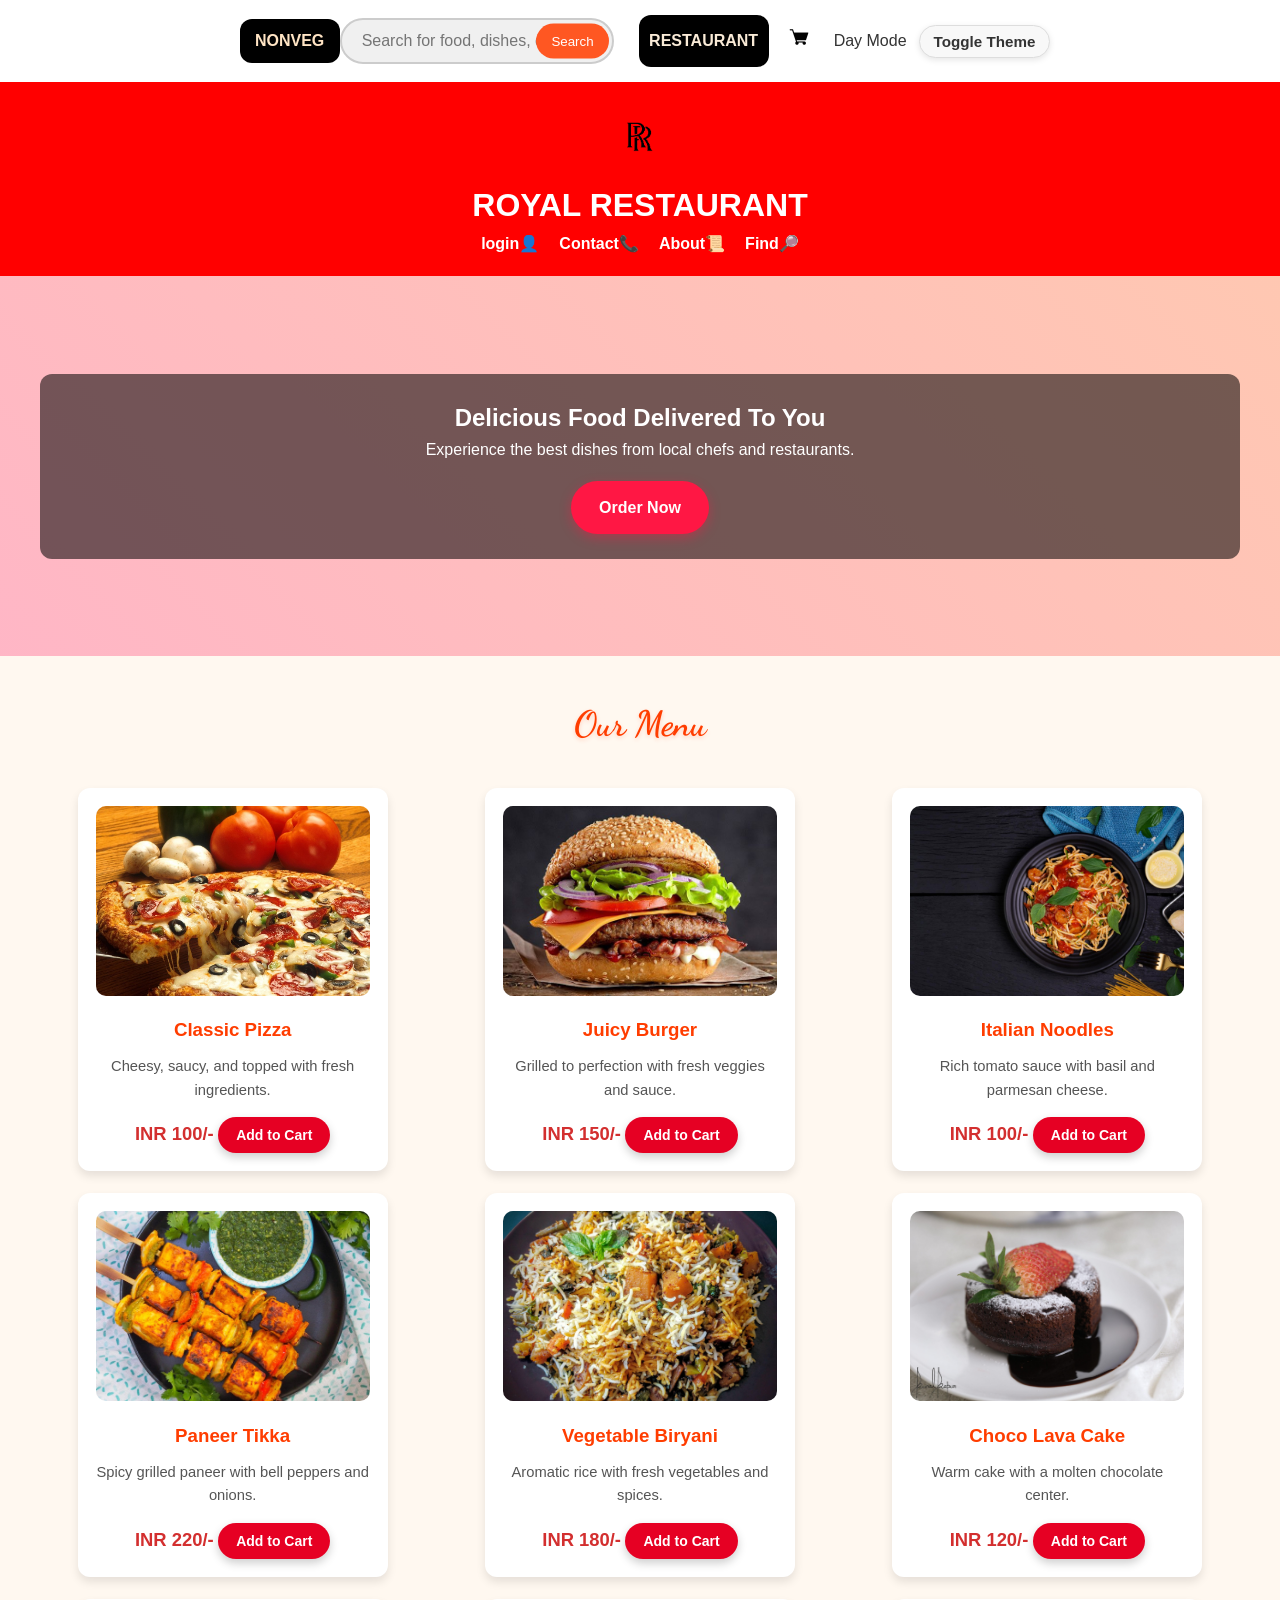
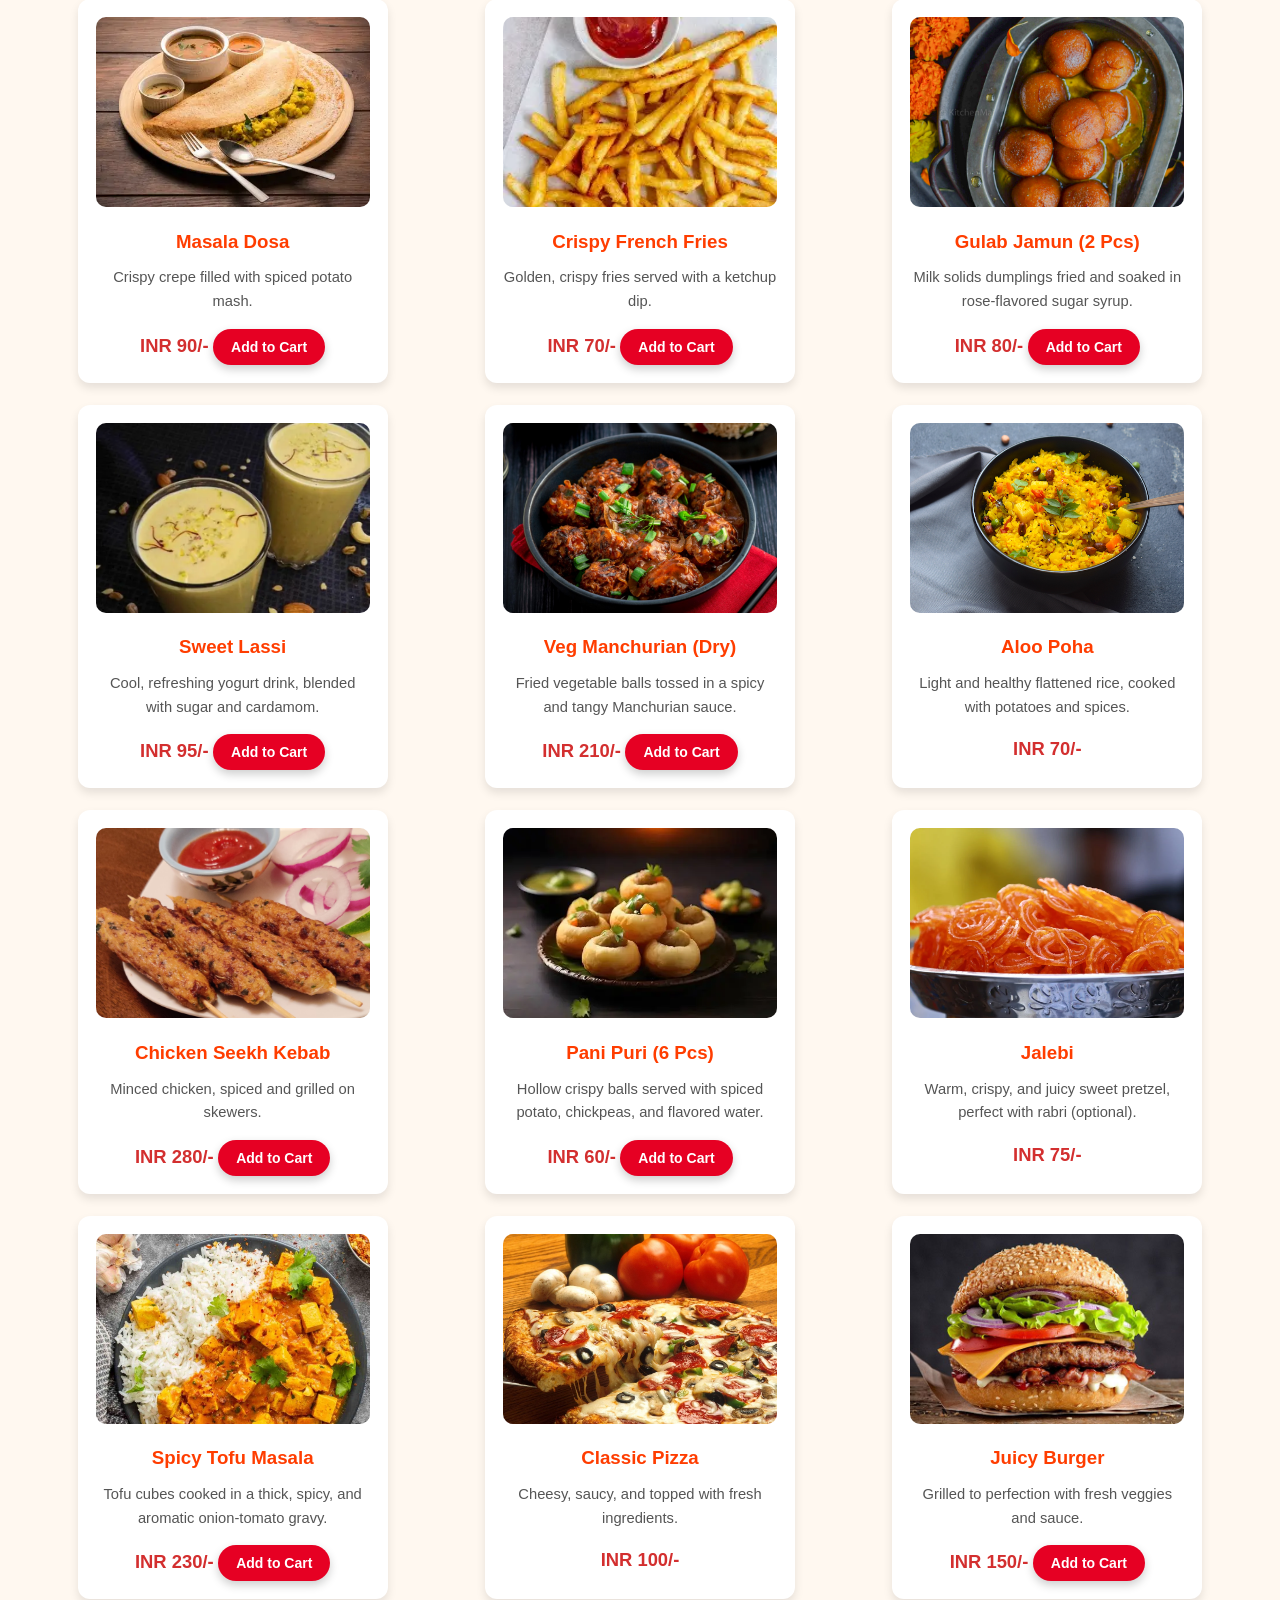
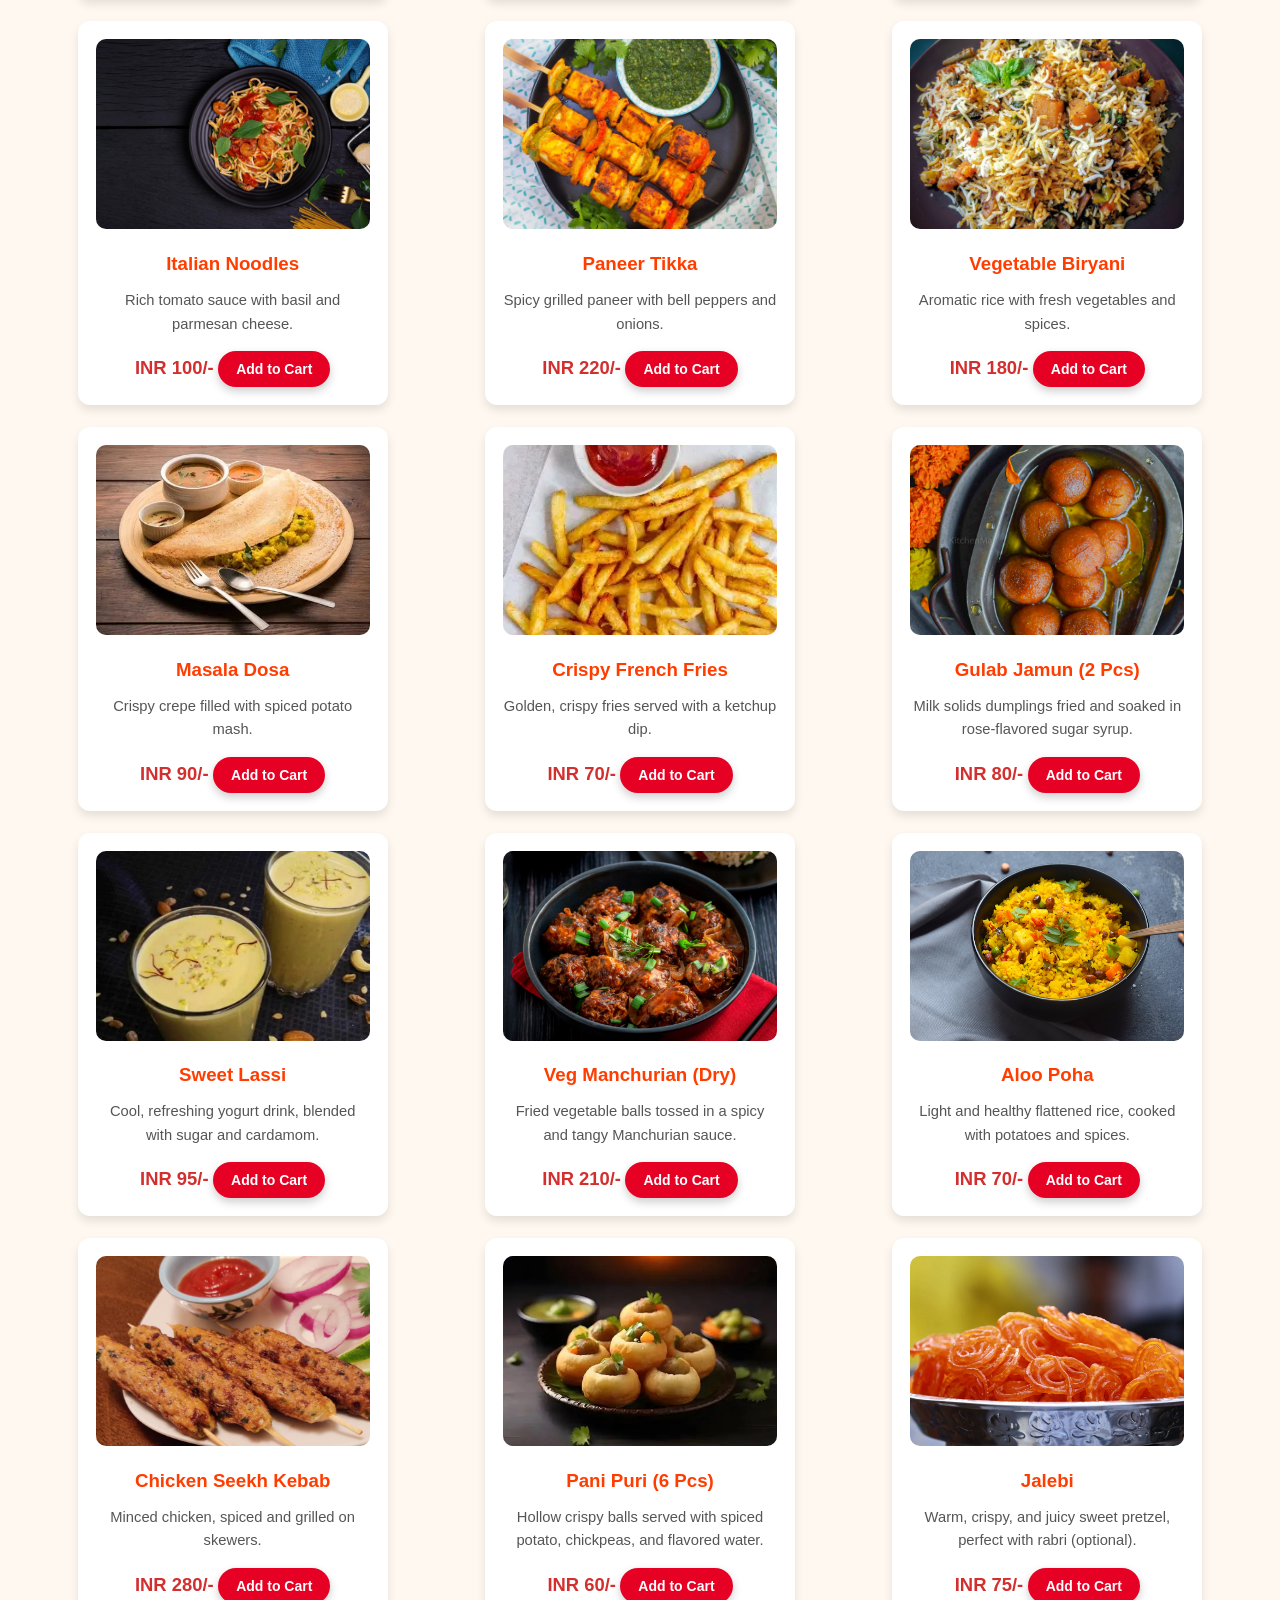
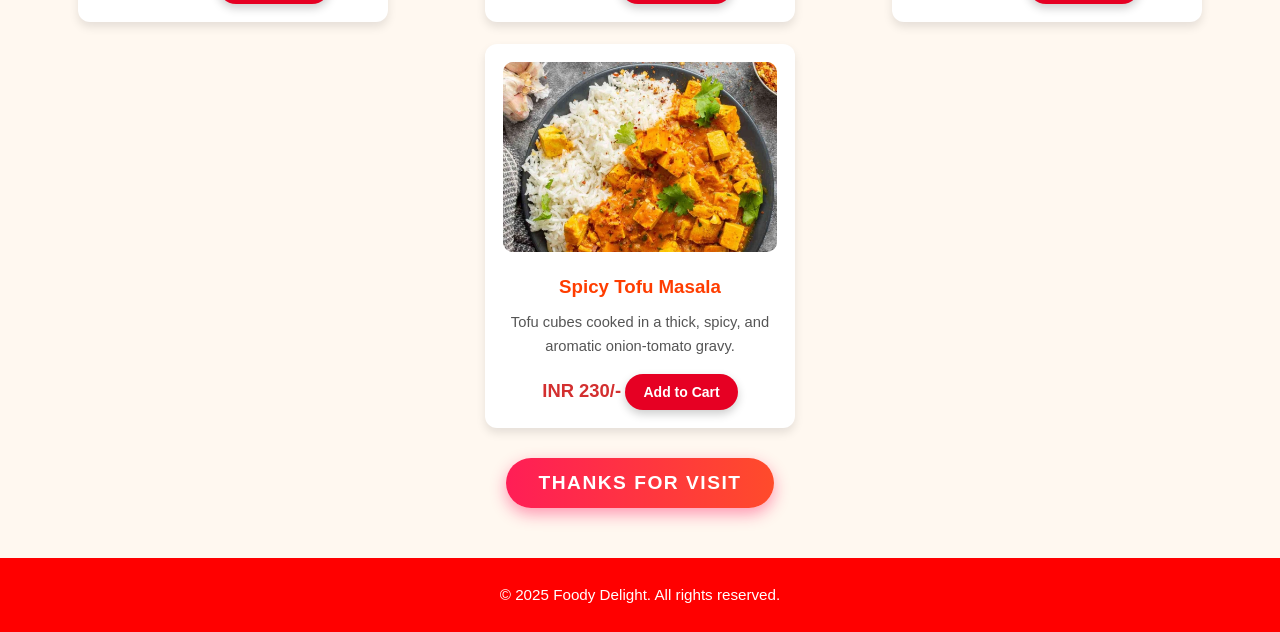
<file: index.html>
<!DOCTYPE html>
<html lang="en">
<head>
  
<link rel="icon" type="image/png" href="favicon_64x64.png">
    <meta charset="UTF-8" />
    <meta name="viewport" content="width=device-width, initial-scale=1" />
    <title>Royal Restaurant</title>
    <link href="https://fonts.googleapis.com/css2?family=Poppins:wght@400;600;700&family=Dancing+Script:wght@700&display=swap" rel="stylesheet">
    <link rel="stylesheet" href="beuty.css">

 <link rel="icon" type="image/png" href="rm.png">
</head>


<body>
    <!-- YOUR EXACT CODE ADDED BELOW -->
     
    <div class="top-search-bar">
        <div class="search-container">
            <div class="non"><a href="non.html">NONVEG</a></div>

            <form class="search-box" action="#" method="get" id="search-form">
                <input type="text" placeholder="Search for food, dishes, or restaurants..." name="search" id="search-input" />
                <button type="submit">Search</button>
            </form>

            <div class="icon-area">
                <div class="para">RESTAURANT</div>
                <a href="cart.html" class="cart-link">
                    <img src="cart.png" alt="Cart" class="cart-icon" />
                    <span id="cart-count"></span>
                </a>
            </div>

            <div class="theme-toggle-container">
                <span id="theme-text">Day Mode</span>
                <button id="theme-toggle" class="theme-toggle-button">Toggle Theme</button>
            </div>
        </div>
    </div>

    <header class="site-header">
        <img src="rm.png" alt="Foody Logo" class="logo-img" />
        <div class="container">
            <h1>ROYAL RESTAURANT</h1>
            <nav>
                <ul class="nav-list">
                    <li><a href="login.html">login👤</a></li>
                    <li><a href="contact.html">Contact📞</a></li>
                    <li><a href="about.html">About📜</a></li>
                    <li><a href="Find.html">Find🔎</a></li>
                </ul>
            </nav>
        </div>
    </header>

    <section class="hero">
        <div class="container">
            <h2>Delicious Food Delivered To You</h2>
            <p>Experience the best dishes from local chefs and restaurants.</p>
            
            <a href="#" class="btn-primary">Order Now</a>
        </div>
    </section>

    <section class="menu container">
        <h2>Our Menu</h2>
        <div class="menu-items" id="menu-list">
            <div class="menu-item" data-item="Classic Pizza" data-price="100">
                <img src="classic.jpg" alt="Pizza" />
                <h3>Classic Pizza</h3>
                <p>Cheesy, saucy, and topped with fresh ingredients.</p>
                <span class="price">INR 100/-</span>
       <button class="add-to-cart">Add to Cart</button>

            </div>
            <div class="menu-item" data-item="Juicy Burger" data-price="150">
                <img src="jsbr.jpg" alt="Burger" />
                <h3>Juicy Burger</h3>
                <p>Grilled to perfection with fresh veggies and sauce.</p>
                <span class="price">INR 150/-</span>
                <button class="add-to-cart">Add to Cart</button>

         
            </div>
            <div class="menu-item" data-item="Italian Pasta" data-price="100">
                <img src="it.jpg" alt="Pasta" />
                <h3>Italian Noodles</h3>
                <p>Rich tomato sauce with basil and parmesan cheese.</p>
                <span class="price">INR 100/-</span>
                <button class="add-to-cart">Add to Cart</button>

         
            </div>
            <div class="menu-item" data-item="Paneer Tikka" data-price="220">
                <img src="paneer.jpg" alt="Paneer Tikka" />
                <h3>Paneer Tikka</h3>
                <p>Spicy grilled paneer with bell peppers and onions.</p>
                <span class="price">INR 220/-</span>
                <button class="add-to-cart">Add to Cart</button>


            </div>
            <div class="menu-item" data-item="Veg Biryani" data-price="180">
                <img src="veg.jpg" alt="Veg Biryani" />
                <h3>Vegetable Biryani</h3>
                <p>Aromatic rice with fresh vegetables and spices.</p>
                <span class="price">INR 180/-</span>
                <button class="add-to-cart">Add to Cart</button>

            </div>
            <div class="menu-item" data-item="Chocolate Lava Cake" data-price="120">
                <img src="choco.jpg" alt="Chocolate Lava Cake" />
                <h3>Choco Lava Cake</h3>
                <p>Warm cake with a molten chocolate center.</p>
                <span class="price">INR 120/-</span>
                <button class="add-to-cart">Add to Cart</button>

            </div>
            <div class="menu-item" data-item="Masala Dosa" data-price="90">
                <img src="masa.webp" alt="Masala Dosa" />
                <h3>Masala Dosa</h3>
                <p>Crispy crepe filled with spiced potato mash.</p>
                <span class="price">INR 90/-</span>
                <button class="add-to-cart">Add to Cart</button>

            </div>
            <div class="menu-item" data-item="French Fries" data-price="70">
                <img src="cr.webp" alt="French Fries" />
                <h3>Crispy French Fries</h3>
                <p>Golden, crispy fries served with a ketchup dip.</p>
                <span class="price">INR 70/-</span>
                <button class="add-to-cart">Add to Cart</button>

            </div>
            <div class="menu-item" data-item="Gulab Jamun" data-price="80">
                <img src="jamun.jpg" alt="Gulab Jamun" />
                <h3>Gulab Jamun (2 Pcs)</h3>
                <p>Milk solids dumplings fried and soaked in rose-flavored sugar syrup.</p>
                <span class="price">INR 80/-</span>
                <button class="add-to-cart">Add to Cart</button>

            </div>
            <div class="menu-item" data-item="Sweet Lassi" data-price="95">
                <img src="lassi.webp" alt="Sweet Lassi" />
                <h3>Sweet Lassi</h3>
                <p>Cool, refreshing yogurt drink, blended with sugar and cardamom.</p>
                <span class="price">INR 95/-</span>
                <button class="add-to-cart">Add to Cart</button>

            </div>
            <div class="menu-item" data-item="Veg Manchurian" data-price="210">
                <img src="munchurian.jpg" alt="Veg Manchurian" />
                <h3>Veg Manchurian (Dry)</h3>
                <p>Fried vegetable balls tossed in a spicy and tangy Manchurian sauce.</p>
                <span class="price">INR 210/-</span>
                <button class="add-to-cart">Add to Cart</button>

            </div>
            <div class="menu-item" data-item="Poha" data-price="70">
                <img src="poha.jpg" alt="Poha" />
                <h3>Aloo Poha</h3>
                <p>Light and healthy flattened rice, cooked with potatoes and spices.</p>
                <span class="price">INR 70/-</span>
            </div>
            <div class="menu-item" data-item="Chicken Seekh Kebab" data-price="280">
                <img src="seek.jpg" alt="Seekh Kebab" />
                <h3>Chicken Seekh Kebab</h3>
                <p>Minced chicken, spiced and grilled on skewers.</p>
                <span class="price">INR 280/-</span>
                <button class="add-to-cart">Add to Cart</button>

            </div>
            <div class="menu-item" data-item="Pani Puri" data-price="60">
                <img src="panipuri.webp" alt="Pani Puri" />
                <h3>Pani Puri (6 Pcs)</h3>
                <p>Hollow crispy balls served with spiced potato, chickpeas, and flavored water.</p>
                <span class="price">INR 60/-</span>
                <button class="add-to-cart">Add to Cart</button>

                
            </div>
            <div class="menu-item" data-item="Jalebi" data-price="75">
                <img src="jalebi.webp" alt="Jalebi" />
                <h3>Jalebi</h3>
                <p>Warm, crispy, and juicy sweet pretzel, perfect with rabri (optional).</p>
                <span class="price">INR 75/-</span>
            </div>
            <div class="menu-item" data-item="Tofu Curry" data-price="230">
                <img src="tofucurry.webp" alt="Tofu Curry" />
                <h3>Spicy Tofu Masala</h3>
                <p>Tofu cubes cooked in a thick, spicy, and aromatic onion-tomato gravy.</p>
                <span class="price">INR 230/-</span>
                <button class="add-to-cart">Add to Cart</button>

            </div>
 <div class="menu-item" data-item="Classic Pizza" data-price="100">
                <img src="classic.jpg" alt="Pizza" />
                <h3>Classic Pizza</h3>
                <p>Cheesy, saucy, and topped with fresh ingredients.</p>
                <span class="price">INR 100/-</span>
            </div>
            <div class="menu-item" data-item="Juicy Burger" data-price="150">
                <img src="jsbr.jpg" alt="Burger" />
                <h3>Juicy Burger</h3>
                <p>Grilled to perfection with fresh veggies and sauce.</p>
                <span class="price">INR 150/-</span>
                <button class="add-to-cart">Add to Cart</button>

            </div>
            <div class="menu-item" data-item="Italian Pasta" data-price="100">
                <img src="it.jpg" alt="Pasta" />
                <h3>Italian Noodles</h3>
                <p>Rich tomato sauce with basil and parmesan cheese.</p>
                <span class="price">INR 100/-</span>
                <button class="add-to-cart">Add to Cart</button>

            </div>
            <div class="menu-item" data-item="Paneer Tikka" data-price="220">
                <img src="paneer.jpg" alt="Paneer Tikka" />
                <h3>Paneer Tikka</h3>
                <p>Spicy grilled paneer with bell peppers and onions.</p>
                <span class="price">INR 220/-</span>
                <button class="add-to-cart">Add to Cart</button>

            </div>
            <div class="menu-item" data-item="Veg Biryani" data-price="180">
                <img src="veg.jpg" alt="Veg Biryani" />
                <h3>Vegetable Biryani</h3>
                <p>Aromatic rice with fresh vegetables and spices.</p>
                <span class="price">INR 180/-</span>
                <button class="add-to-cart">Add to Cart</button>

            </div>
           
            <div class="menu-item" data-item="Masala Dosa" data-price="90">
                <img src="masa.webp" alt="Masala Dosa" />
                <h3>Masala Dosa</h3>
                <p>Crispy crepe filled with spiced potato mash.</p>
                <span class="price">INR 90/-</span>
                <button class="add-to-cart">Add to Cart</button>

            </div>
            <div class="menu-item" data-item="French Fries" data-price="70">
                <img src="cr.webp" alt="French Fries" />
                <h3>Crispy French Fries</h3>
                <p>Golden, crispy fries served with a ketchup dip.</p>
                <span class="price">INR 70/-</span>
                <button class="add-to-cart">Add to Cart</button>

            </div>
            <div class="menu-item" data-item="Gulab Jamun" data-price="80">
                <img src="jamun.jpg" alt="Gulab Jamun" />
                <h3>Gulab Jamun (2 Pcs)</h3>
                <p>Milk solids dumplings fried and soaked in rose-flavored sugar syrup.</p>
                <span class="price">INR 80/-</span>
                <button class="add-to-cart">Add to Cart</button>

            </div>
            <div class="menu-item" data-item="Sweet Lassi" data-price="95">
                <img src="lassi.webp" alt="Sweet Lassi" />
                <h3>Sweet Lassi</h3>
                <p>Cool, refreshing yogurt drink, blended with sugar and cardamom.</p>
                <span class="price">INR 95/-</span>
                <button class="add-to-cart">Add to Cart</button>

            </div>
            <div class="menu-item" data-item="Veg Manchurian" data-price="210">
                <img src="munchurian.jpg" alt="Veg Manchurian" />
                <h3>Veg Manchurian (Dry)</h3>
                <p>Fried vegetable balls tossed in a spicy and tangy Manchurian sauce.</p>
                <span class="price">INR 210/-</span>
                <button class="add-to-cart">Add to Cart</button>

            </div>
            <div class="menu-item" data-item="Poha" data-price="70">
                <img src="poha.jpg" alt="Poha" />
                <h3>Aloo Poha</h3>
                <p>Light and healthy flattened rice, cooked with potatoes and spices.</p>
                <span class="price">INR 70/-</span>
                <button class="add-to-cart">Add to Cart</button>

            </div>
            <div class="menu-item" data-item="Chicken Seekh Kebab" data-price="280">
                <img src="seek.jpg" alt="Seekh Kebab" />
                <h3>Chicken Seekh Kebab</h3>
                <p>Minced chicken, spiced and grilled on skewers.</p>
                <span class="price">INR 280/-</span>
                <button class="add-to-cart">Add to Cart</button>

            </div>
            <div class="menu-item" data-item="Pani Puri" data-price="60">
                <img src="panipuri.webp" alt="Pani Puri" />
                <h3>Pani Puri (6 Pcs)</h3>
                <p>Hollow crispy balls served with spiced potato, chickpeas, and flavored water.</p>
                <span class="price">INR 60/-</span>
                <button class="add-to-cart">Add to Cart</button>

            </div>
            <div class="menu-item" data-item="Jalebi" data-price="75">
                <img src="jalebi.webp" alt="Jalebi" />
                <h3>Jalebi</h3>
                <p>Warm, crispy, and juicy sweet pretzel, perfect with rabri (optional).</p>
                <span class="price">INR 75/-</span>
                <button class="add-to-cart">Add to Cart</button>

            </div>
            <div class="menu-item" data-item="Tofu Curry" data-price="230">
                <img src="tofucurry.webp" alt="Tofu Curry" />
                <h3>Spicy Tofu Masala</h3>
                <p>Tofu cubes cooked in a thick, spicy, and aromatic onion-tomato gravy.</p>
                <span class="price">INR 230/-</span>
                    <button class="add-to-cart">Add to Cart</button>

            </div>

            <div id="no-results-message">
                <p>No items match your search.</p>
            </div>
        </div>









    </section>


        </div>
        <center>
        <button id="add-food-btn">Thanks for visit</button></center>
    </section>

    <footer class="site-footer">
        <div class="container">
            <p>© 2025 Foody Delight. All rights reserved.</p>
        </div>
    </footer>

<script>





/* ================= CART ================= */

let cart = JSON.parse(localStorage.getItem("cart")) || [];

function updateCartCount() {
    const count = cart.reduce((sum, item) => sum + item.quantity, 0);
    const el = document.getElementById("cart-count");
    if (el) el.textContent = count > 0 ? count : '';
}

function attachAddToCart(button) {
    button.addEventListener("click", () => {

        const item = button.closest(".menu-item");
        const name = item.dataset.item;
        const price = parseInt(item.dataset.price);
        const image = item.querySelector("img").src;

        const existing = cart.find(i => i.name === name);

        if (existing) {
            existing.quantity++;
        } else {
            cart.push({ name, price, image, quantity: 1 });
        }

        localStorage.setItem("cart", JSON.stringify(cart));
        updateCartCount();

        alert(name + " added to cart!");
    });
}


/* ================= ADD FOOD WITH VALIDATION ================= */


document.getElementById("add-food-btn").addEventListener("click", function () {

    const name = document.getElementById("food-name").value.trim();
    const price = document.getElementById("food-price").value.trim();
    const image = document.getElementById("food-image").value.trim();

    // 1. Empty check
    if (name === "" || price === "" || image === "") {
        alert("Fill all fields!");
        return;
    }

    // 2. Name validation
    const namePattern = /^[A-Za-z\s]{3,}$/;
    if (!namePattern.test(name)) {
        alert("Enter valid food name!");
        return;
    }

    // 3. Fake words block
    const invalidWords = ["test", "abc", "xyz", "item", "food"];
    let isFake = false;

    for (let word of invalidWords) {
        if (name.toLowerCase().includes(word)) {
            isFake = true;
            break;
        }
    }

    if (isFake) {
        alert("Invalid food name!");
        return;
    }

    // 4. Price validation
    if (isNaN(price) || Number(price) <= 0) {
        alert("Enter valid price!");
        return;
    }

    // 5. Image validation
    if (!image.startsWith("http")) {
        alert("Enter valid image URL!");
        return;
    }

    // 6. Duplicate check
    const items = document.querySelectorAll(".menu-item");
    for (let item of items) {
        if (item.dataset.item.toLowerCase() === name.toLowerCase()) {
            alert("Item already exists!");
            return;
        }
    }

    // 7. Add item
    const menuList = document.getElementById("menu-list");
    const noResults = document.getElementById("no-results-message");

    const div = document.createElement("div");
    div.className = "menu-item";
    div.setAttribute("data-item", name);
    div.setAttribute("data-price", price);

    div.innerHTML = `
        <img src="${image}" alt="${name}">
        <h3>${name}</h3>
        <p>Freshly made delicious ${name}.</p>
        <span class="price">INR ${price}/-</span>
        <button class="add-to-cart">Add to Cart</button>
    `;

    menuList.insertBefore(div, noResults);

    // Attach cart
    const btn = div.querySelector(".add-to-cart");
    attachAddToCart(btn);

    // Clear inputs
    document.getElementById("food-name").value = "";
    document.getElementById("food-price").value = "";
    document.getElementById("food-image").value = "";

    alert(name + " added successfully!");
});

/* ================= SEARCH ================= */

document.getElementById("search-form").addEventListener("submit", e => {
    e.preventDefault();

    const term = document.getElementById("search-input").value.toLowerCase();
    const items = document.querySelectorAll(".menu-item");
    const noMsg = document.getElementById("no-results-message");

    let found = false;

    items.forEach(item => {
        const name = item.dataset.item.toLowerCase();

        if (name.includes(term) || term === "") {
            item.style.display = "block";
            if (term !== "") found = true;
        } else {
            item.style.display = "none";
        }
    });

    noMsg.style.display = (!found && term !== "") ? "block" : "none";
});

/* ================= THEME ================= */

const themeToggle = document.getElementById("theme-toggle");
const themeText = document.getElementById("theme-text");

function applyTheme(dark) {
    if (dark) {
        document.body.classList.add("dark-mode");
        themeText.innerText = "Night Mode";
    } else {
        document.body.classList.remove("dark-mode");
        themeText.innerText = "Day Mode";
    }
}

themeToggle.addEventListener("click", () => {
    const isDark = document.body.classList.contains("dark-mode");
    applyTheme(!isDark);
    localStorage.setItem("theme", !isDark ? "dark" : "light");
});

/* ================= LOAD ================= */

document.addEventListener("DOMContentLoaded", () => {

    const savedTheme = localStorage.getItem("theme");
    applyTheme(savedTheme === "dark");

    document.querySelectorAll(".add-to-cart").forEach(attachAddToCart);

    updateCartCount();
});


/* ================= ADD FOOD WITH VALIDATION ================= */

document.getElementById("add-food-btn").addEventListener("click", function () {

    const name = document.getElementById("food-name").value.trim();
    const price = document.getElementById("food-price").value.trim();
    const image = document.getElementById("food-image").value.trim();

    if (name === "" || price === "" || image === "") {
        alert("Fill all fields!");
        return;
    }

    // ✅ STRONG NAME VALIDATION
    const namePattern = /^[A-Za-z]+(?:\s[A-Za-z]+)*$/;
    if (!namePattern.test(name) || name.length < 3) {
        alert("Enter valid food name!");
        return;
    }

    // ✅ FAKE WORD BLOCK
    const invalidWords = ["test", "abc", "xyz", "item", "food"];
    for (let word of invalidWords) {
        if (name.toLowerCase().includes(word)) {
            alert("Invalid food name!");
            return;
        }
    }

    // ✅ PRICE CHECK
    if (isNaN(price) || Number(price) <= 0) {
        alert("Enter valid price!");
        return;
    }

    // ✅ STRONG IMAGE CHECK
    if (!image.match(/^https?:\/\/.*\.(jpg|jpeg|png|webp)$/)) {
        alert("Enter valid image URL!");
        return;
    }

    // ✅ DUPLICATE CHECK
    const items = document.querySelectorAll(".menu-item");
    for (let item of items) {
        if (item.dataset.item.toLowerCase() === name.toLowerCase()) {
            alert("Item already exists!");
            return;
        }
    }

    // ✅ ADD ITEM
    const menuList = document.getElementById("menu-list");
    const noResults = document.getElementById("no-results-message");

    const div = document.createElement("div");
    div.className = "menu-item";
    div.setAttribute("data-item", name);
    div.setAttribute("data-price", price);

    div.innerHTML = `
        <img src="${image}" alt="${name}">
        <h3>${name}</h3>
        <p>Freshly made delicious ${name}.</p>
        <span class="price">INR ${price}/-</span>
        <button class="add-to-cart">Add to Cart</button>
    `;

    menuList.insertBefore(div, noResults);

    attachAddToCart(div.querySelector(".add-to-cart"));

    document.getElementById("food-name").value = "";
    document.getElementById("food-price").value = "";
    document.getElementById("food-image").value = "";

    alert(name + " added successfully!");
});

let foods = JSON.parse(localStorage.getItem("foods")) || [];

function loadFoods() {
    const menuList = document.getElementById("menu-list");

    foods.forEach(food => {
        const div = document.createElement("div");
        div.className = "menu-item";
        div.setAttribute("data-item", food.name);
        div.setAttribute("data-price", food.price);

        div.innerHTML = `
            <img src="${food.image}">
            <h3>${food.name}</h3>
            <span class="price">INR ${food.price}/-</span>
            <button class="add-to-cart">Add to Cart</button>
        `;

        menuList.appendChild(div);
        attachAddToCart(div.querySelector(".add-to-cart"));
    });
}

document.addEventListener("DOMContentLoaded", loadFoods);





</script>




</body>

</html>
</file>
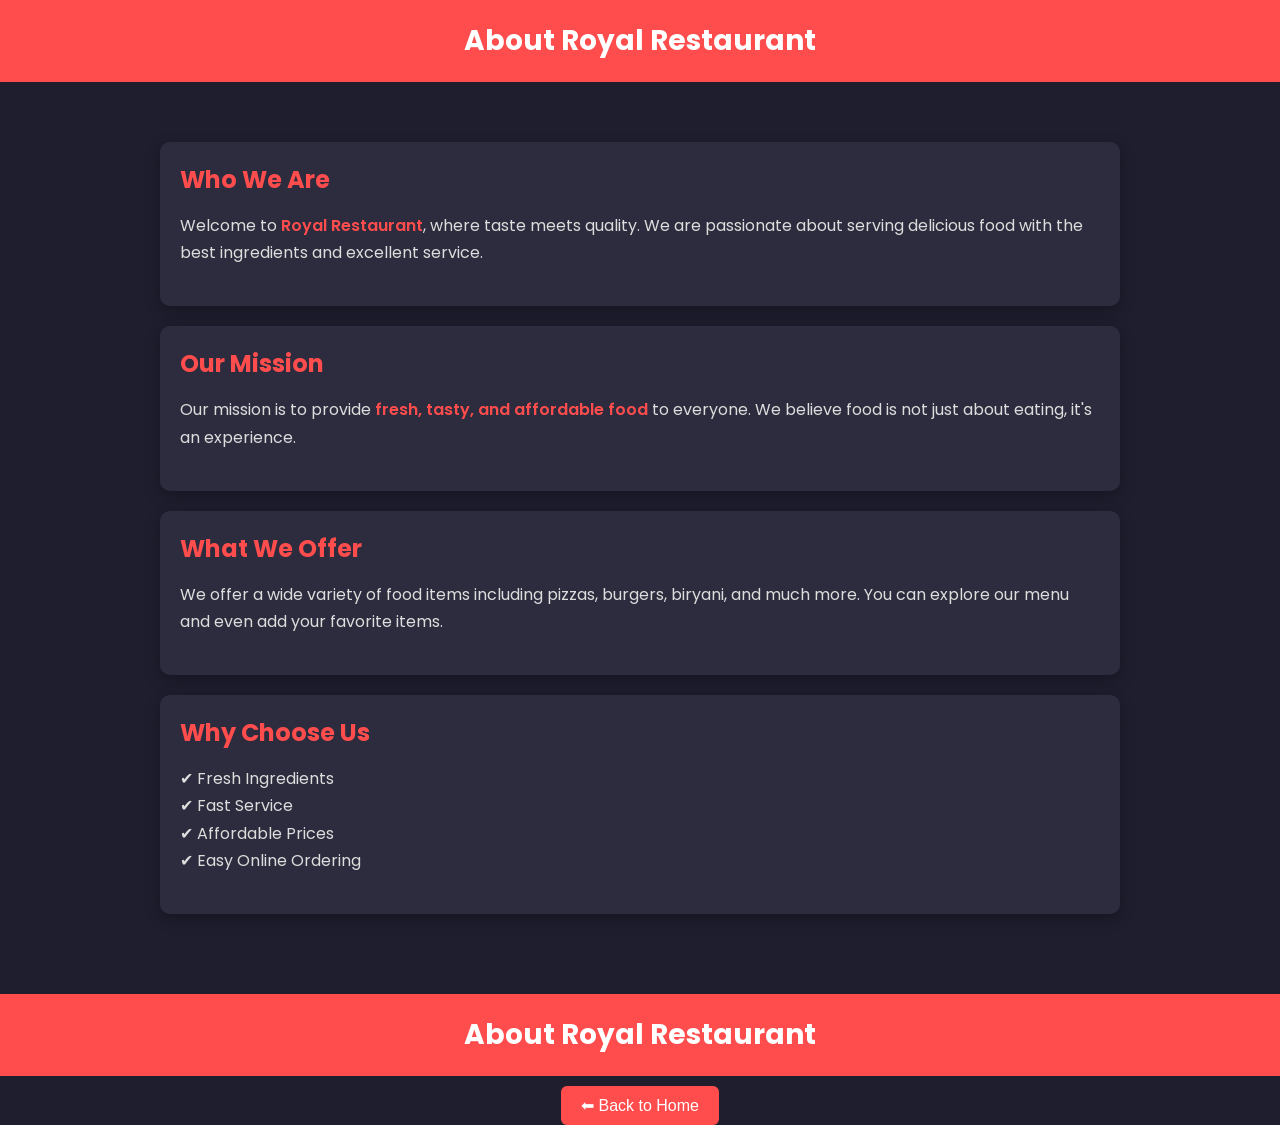
<file: about.html>
<!DOCTYPE html>
<html lang="en">
<head>    <link rel="icon" type="image/png" href="favicon_64x64.png">
    <meta charset="UTF-8">
    <meta name="viewport" content="width=device-width, initial-scale=1.0">
    <title>About Us - Royal Restaurant</title>

    <link href="https://fonts.googleapis.com/css2?family=Poppins:wght@400;600;700&display=swap" rel="stylesheet">

    <style>
        *{
            margin:0;
            padding:0;
            box-sizing:border-box;
        }

        body{
            font-family:'Poppins',sans-serif;
            background:#1e1e2f;
            color:white;
        }

        header{
            background:#ff4d4d;
            padding:20px;
            text-align:center;
            font-size:28px;
            font-weight:700;
        }

        .container{
            max-width:1000px;
            margin:40px auto;
            padding:20px;
        }

        h2{
            margin-bottom:15px;
            color:#ff4d4d;
        }

        p{
            margin-bottom:20px;
            line-height:1.7;
            color:#ddd;
        }

        .box{
            background:#2c2c3e;
            padding:20px;
            border-radius:10px;
            margin-bottom:20px;
            box-shadow:0 5px 15px rgba(0,0,0,0.3);
        }

        .highlight{
            color:#ff4d4d;
            font-weight:600;
        }
.back-btn {
    padding: 10px 20px;
    background: #ff4d4d;
    color: white;
    border: none;
    border-radius: 6px;
    font-size: 16px;
    cursor: pointer;
    transition: 0.3s;
}

.back-btn:hover {
    background: #e60000;
}
    </style>
</head>
<body>

<header>About Royal Restaurant</header>

<div class="container">

    <div class="box">
        <h2>Who We Are</h2>
        <p>
            Welcome to <span class="highlight">Royal Restaurant</span>, where taste meets quality. 
            We are passionate about serving delicious food with the best ingredients and excellent service.
        </p>
    </div>

    <div class="box">
        <h2>Our Mission</h2>
        <p>
            Our mission is to provide <span class="highlight">fresh, tasty, and affordable food</span> to everyone. 
            We believe food is not just about eating, it's an experience.
        </p>
    </div>

    <div class="box">
        <h2>What We Offer</h2>
        <p>
            We offer a wide variety of food items including pizzas, burgers, biryani, and much more. 
            You can explore our menu and even add your favorite items.
        </p>
    </div>

    <div class="box">
        <h2>Why Choose Us</h2>
        <p>
            ✔ Fresh Ingredients<br>
            ✔ Fast Service<br>
            ✔ Affordable Prices<br>
            ✔ Easy Online Ordering
        </p>
    </div>

</div>
<header>About Royal Restaurant</header>

<div style="text-align:center; margin-top:10px;">
    <a href="index.html">
        <button class="back-btn">⬅ Back to Home</button>
    </a>
</div>
</a>
</body>
</html>
</file>
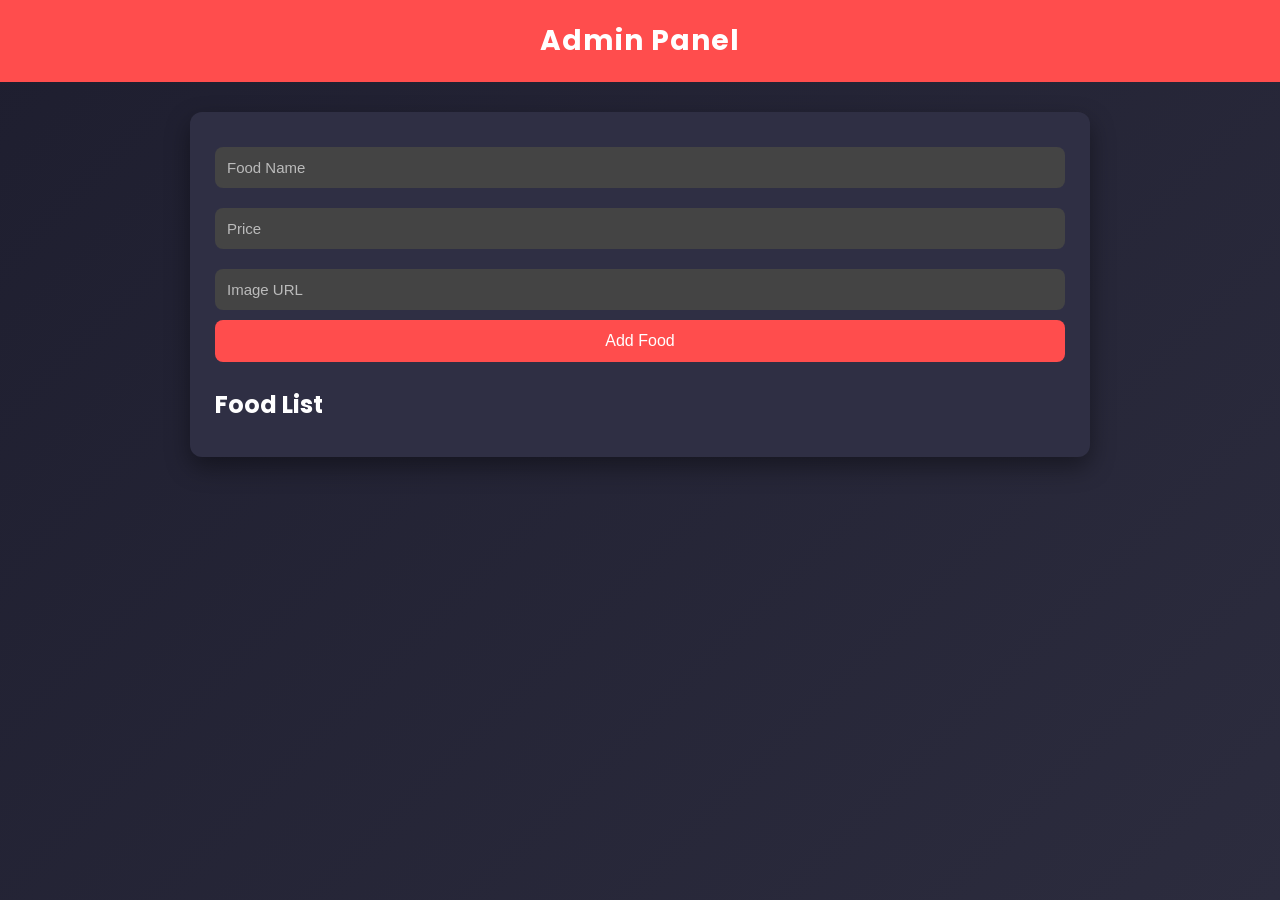
<file: admin.html>
<!DOCTYPE html>
<html lang="en">
<head>    <link rel="icon" type="image/png" href="favicon_64x64.png">
    <meta charset="UTF-8">
    <meta name="viewport" content="width=device-width, initial-scale=1.0">
    <title>Admin Panel</title>

    <!-- Google Font -->
    <link href="https://fonts.googleapis.com/css2?family=Poppins:wght@400;600;700&display=swap" rel="stylesheet">

    <style>
        * {
            margin: 0;
            padding: 0;
            box-sizing: border-box;
        }

        body {
            font-family: 'Poppins', sans-serif;
            background: linear-gradient(135deg, #1e1e2f, #2c2c3e);
            color: white;
            min-height: 100vh;
        }

        h1 {
            text-align: center;
            padding: 20px;
            background: #ff4d4d;
            font-size: 28px;
            letter-spacing: 1px;
        }

        .container {
            width: 95%;
            max-width: 900px;
            margin: 30px auto;
            background: #2f2f44;
            padding: 25px;
            border-radius: 12px;
            box-shadow: 0 10px 25px rgba(0,0,0,0.4);
        }

        input {
            width: 100%;
            padding: 12px;
            margin: 10px 0;
            border-radius: 8px;
            border: none;
            outline: none;
            font-size: 15px;
            background: #444;
            color: white;
        }

        input::placeholder {
            color: #bbb;
        }

        button {
            width: 100%;
            padding: 12px;
            background: #ff4d4d;
            color: white;
            border: none;
            border-radius: 8px;
            font-size: 16px;
            cursor: pointer;
            transition: 0.3s ease;
        }

        button:hover {
            background: #e60000;
            transform: scale(1.02);
        }

        h2 {
            margin-top: 25px;
            margin-bottom: 10px;
        }

        #list {
            margin-top: 10px;
        }

        .food-item {
            display: flex;
            justify-content: space-between;
            align-items: center;
            background: #3b3b55;
            padding: 12px;
            border-radius: 10px;
            margin-bottom: 10px;
            transition: 0.3s;
        }

        .food-item:hover {
            background: #4a4a6a;
        }

        .food-left {
            display: flex;
            align-items: center;
            gap: 12px;
        }

        .food-left img {
            width: 65px;
            height: 65px;
            object-fit: cover;
            border-radius: 10px;
        }

        .food-left b {
            font-size: 16px;
        }

        .price {
            font-size: 14px;
            color: #ddd;
        }

        .delete-btn {
            background: #111;
            padding: 8px 14px;
            border-radius: 6px;
            font-size: 14px;
        }

        .delete-btn:hover {
            background: black;
        }

        @media (max-width: 600px) {
            .food-item {
                flex-direction: column;
                align-items: flex-start;
                gap: 10px;
            }

            .delete-btn {
                width: 100%;
            }
        }

    </style>
</head>
<body>

<h1>Admin Panel</h1>

<div class="container">

    <input type="text" id="name" placeholder="Food Name">
    <input type="number" id="price" placeholder="Price">
    <input type="text" id="image" placeholder="Image URL">

    <button onclick="addFood()">Add Food</button>

    <h2>Food List</h2>
    <div id="list"></div>

</div>

<script>

let foods = JSON.parse(localStorage.getItem("foods")) || [];

function saveData() {
    localStorage.setItem("foods", JSON.stringify(foods));
}

function addFood() {
    const name = document.getElementById("name").value;
    const price = document.getElementById("price").value;
    const image = document.getElementById("image").value;

    if (!name || !price || !image) {
        alert("Fill all fields");
        return;
    }

    foods.push({ name, price, image });
    saveData();
    showFoods();

    document.getElementById("name").value = "";
    document.getElementById("price").value = "";
    document.getElementById("image").value = "";
}

function deleteFood(index) {
    foods.splice(index, 1);
    saveData();
    showFoods();
}

function showFoods() {
    const list = document.getElementById("list");
    list.innerHTML = "";

    foods.forEach((item, index) => {
        list.innerHTML += `
            <div class="food-item">
                <div class="food-left">
                    <img src="${item.image}">
                    <div>
                        <b>${item.name}</b><br>
                        <span class="price">₹${item.price}</span>
                    </div>
                </div>
                <button class="delete-btn" onclick="deleteFood(${index})">Delete</button>
            </div>
        `;
    });
}

showFoods();

</script>

</body>
</html>
</file>
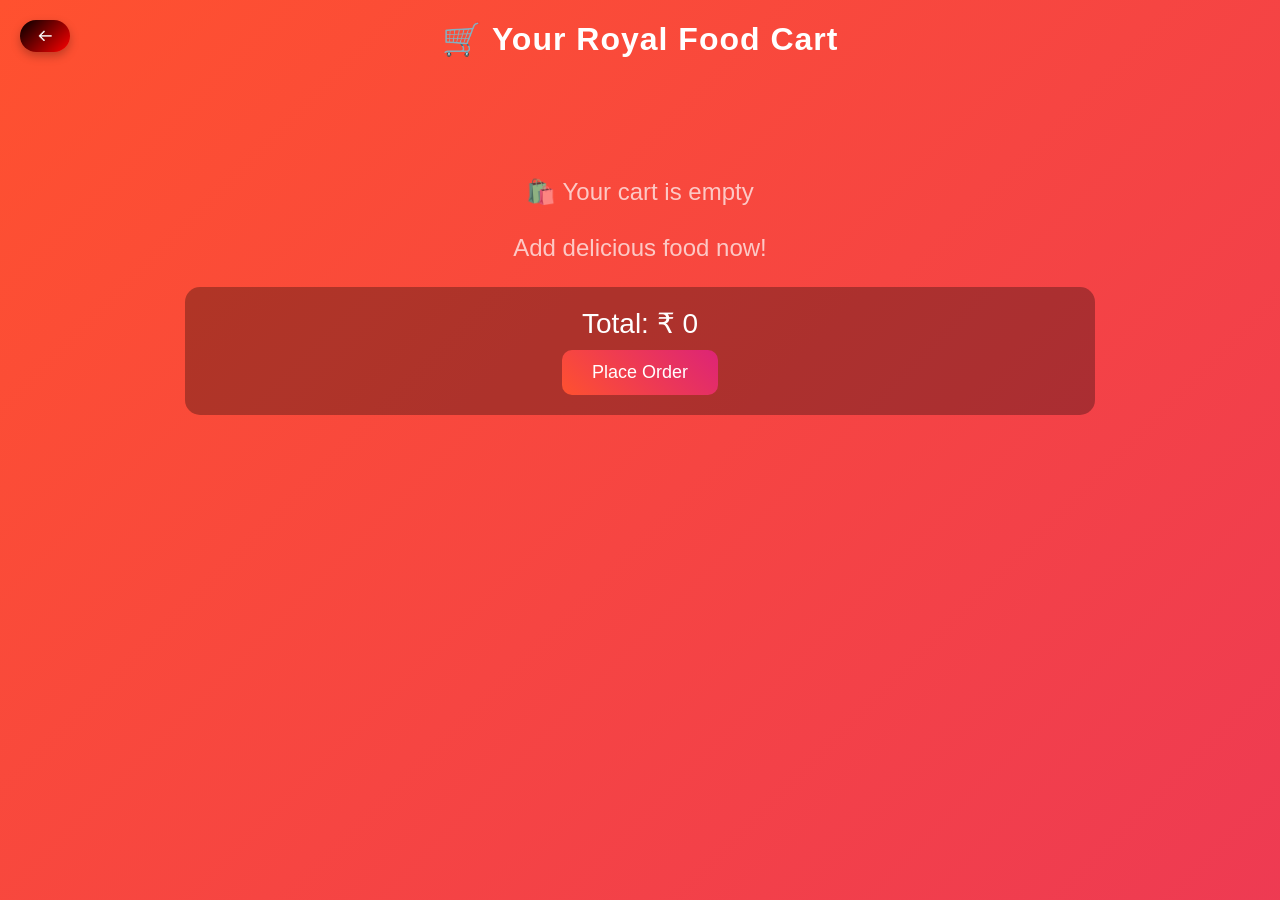
<file: cart.html>
<!DOCTYPE html>
<html lang="en">
<head>    <link rel="icon" type="image/png" href="favicon_64x64.png">
<meta charset="UTF-8">
<meta name="viewport" content="width=device-width, initial-scale=1.0">
<title>Royal Food Cart</title>
   <div class="back"><a href="index.html">🡠</a></div>

<style>

*{
margin:0;
padding:0;
box-sizing:border-box;
font-family:'Segoe UI',sans-serif;
}
.back{
    position: fixed;
    top: 20px;
    left: 20px;
    background: linear-gradient(135deg, black, red);
    color: black;
    padding: 8px 18px;
    border-radius: 30px;
    font-size: 14px;
    font-weight: 600;
    box-shadow: 0 4px 10px rgba(0,0,0,0.25);
    cursor: pointer;
    transition: all 0.3s ease;
    display: flex;
    align-items: center;
    justify-content: center;
}

.back:hover{
    transform: translateY(-2px);
    box-shadow: 0 6px 14px rgba(0,0,0,0.35);
}

.back a{
    text-decoration: none;
    color: white;
}
body{
min-height:100vh;
background: linear-gradient(135deg,#ff512f,#dd2476,#1e3c72);
background-size:400% 400%;
animation:bgMove 12s infinite alternate;
color:white;
}

@keyframes bgMove{
0%{background-position:left;}
100%{background-position:right;}
}

header{
text-align:center;
padding:20px;
font-size:32px;
font-weight:bold;
letter-spacing:1px;
}

.container{
max-width:950px;
margin:auto;
padding:20px;
}

/* Glass card */

.cart-card{
background: rgba(255,255,255,0.1);
backdrop-filter: blur(12px);
border-radius:15px;
padding:15px;
margin-bottom:15px;
display:flex;
align-items:center;
transition:0.3s;
border:1px solid rgba(255,255,255,0.2);
}

.cart-card:hover{
transform:scale(1.02);
box-shadow:0 0 20px rgba(0,0,0,0.4);
}

.cart-card img{
width:90px;
height:90px;
border-radius:12px;
margin-right:15px;
object-fit:cover;
}

.details{
flex:1;
}

.food-name{
font-size:20px;
font-weight:bold;
}

.food-price{
color:#ffd2c7;
margin-top:3px;
}

/* qty controls */

.controls{
margin-top:8px;
display:flex;
align-items:center;
gap:10px;
}

.controls button{
border:none;
background:white;
color:#ff512f;
padding:6px 12px;
font-size:16px;
cursor:pointer;
border-radius:6px;
font-weight:bold;
transition:0.2s;
}

.controls button:hover{
background:#ff512f;
color:white;
}

.remove-btn{
background:red !important;
color:white !important;
}

/* total box */

.summary{
margin-top:25px;
background: rgba(0,0,0,0.3);
padding:20px;
border-radius:15px;
text-align:center;
}

.total{
font-size:28px;
margin-bottom:10px;
}

.checkout{
background: linear-gradient(45deg,#ff512f,#dd2476);
border:none;
padding:12px 30px;
font-size:18px;
color:white;
border-radius:10px;
cursor:pointer;
transition:0.3s;
}

.checkout:hover{
transform:scale(1.05);
}

/* empty */

.empty{
text-align:center;
margin-top:80px;
font-size:24px;
opacity:0.7;
}

</style>

</head>
<body>

<header>
🛒 Your Royal Food Cart
</header>

<div class="container">

<div id="cart-items"></div>

<div class="summary">

<div class="total">
Total: ₹ <span id="total">0</span>
</div>

<button class="checkout" onclick="checkout()">
Place Order
</button>

</div>

</div>

<script>

let cart = JSON.parse(localStorage.getItem("cart")) || [];

function renderCart(){

let container = document.getElementById("cart-items");

container.innerHTML = "";

if(cart.length === 0){

container.innerHTML = `
<div class="empty">
🛍️ Your cart is empty
<br><br>
Add delicious food now!
</div>
`;

document.getElementById("total").innerText = 0;

return;
}

let total = 0;

cart.forEach((item,index)=>{

total += item.price * item.quantity;

container.innerHTML += `

<div class="cart-card">

<img src="${item.image}">

<div class="details">

<div class="food-name">
${item.name}
</div>

<div class="food-price">
₹ ${item.price}
</div>

<div class="controls">

<button onclick="decrease(${index})">−</button>

<span>${item.quantity}</span>

<button onclick="increase(${index})">+</button>

<button class="remove-btn"
onclick="removeItem(${index})">
Remove
</button>

</div>

</div>

</div>

`;

});

document.getElementById("total").innerText = total;

}

function increase(index){
cart[index].quantity++;
saveCart();
}

function decrease(index){

if(cart[index].quantity > 1){
cart[index].quantity--;
}else{
cart.splice(index,1);
}

saveCart();
}

function removeItem(index){
cart.splice(index,1);
saveCart();
}

function saveCart(){
localStorage.setItem("cart",JSON.stringify(cart));
renderCart();
}

function checkout(){

if(cart.length === 0){
alert("Cart is empty");
return;
}

alert("🎉 Order placed successfully!");

cart = [];

saveCart();

}

renderCart();

</script>






<script>

function checkout(){

let name = prompt("Enter your name");
let phone = prompt("Enter phone");
let address = prompt("Enter address");

let cart = JSON.parse(localStorage.getItem("cart")) || [];

let total = cart.reduce((sum,item)=> sum + item.price * item.quantity,0);

fetch("place_order.php",{

method:"POST",

headers:{
"Content-Type":"application/json"
},

body:JSON.stringify({
name:name,
phone:phone,
address:address,
cart:cart,
total:total
})

})
.then(res=>res.text())
.then(data=>{

alert("Order placed");

localStorage.removeItem("cart");

});

}

</script>

</body>
</html>
</file>
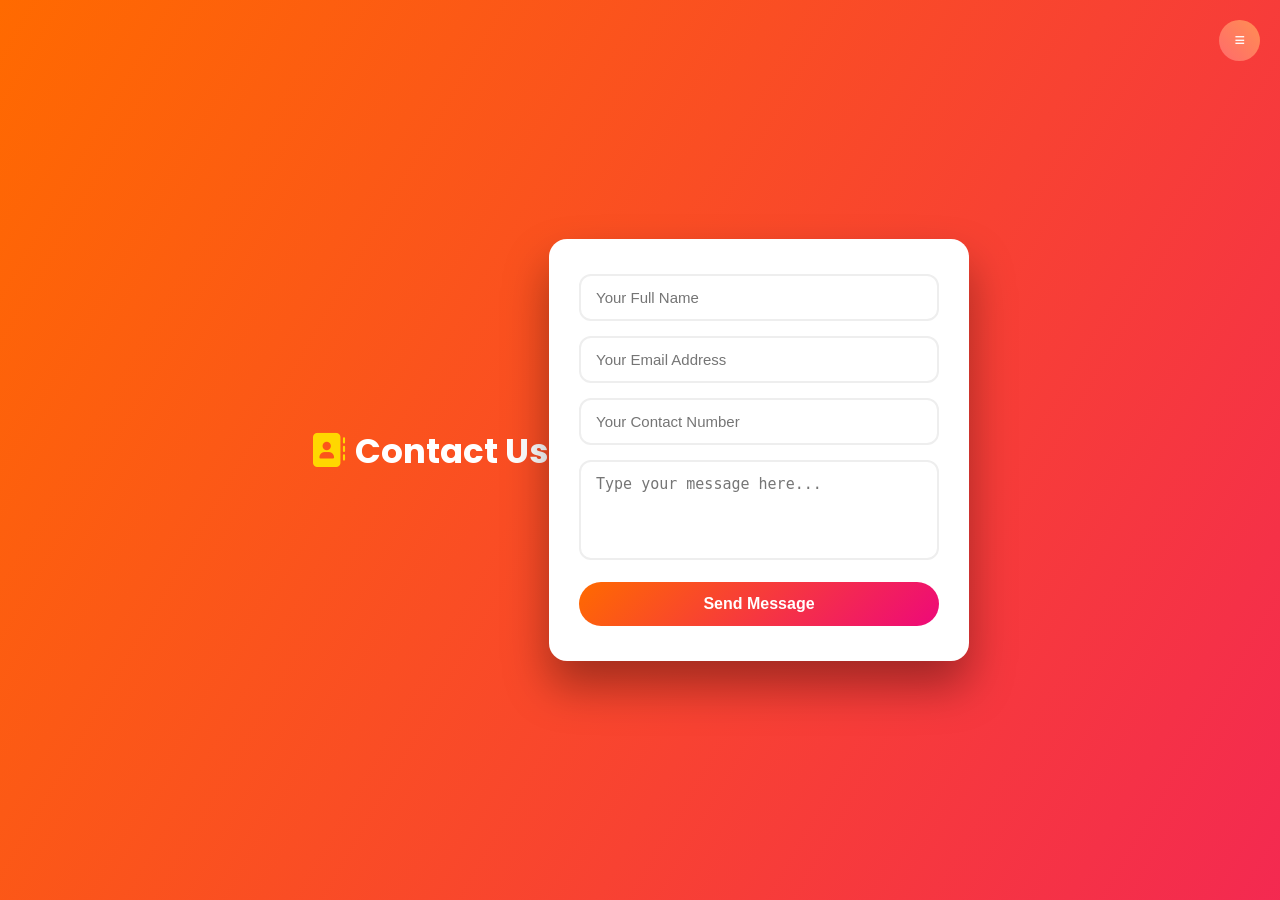
<file: contact.html>
<!DOCTYPE html>
<html>
<head>        <link rel="icon" type="image/png" href="favicon_64x64.png">
    <title>Contact Us</title>

    <!-- Google Font & Icon -->
    <link href="https://fonts.googleapis.com/css2?family=Poppins:wght@300;400;600;700&display=swap" rel="stylesheet">
    <link href="https://cdnjs.cloudflare.com/ajax/libs/font-awesome/6.5.0/css/all.min.css" rel="stylesheet">

    <style>
        
.back{
    position: fixed;
    top: 20px;
    left: 20px;
    background: linear-gradient(135deg, black, red);
    color: black;
    padding: 8px 18px;
    border-radius: 30px;
    font-size: 14px;
    font-weight: 600;
    box-shadow: 0 4px 10px rgba(0,0,0,0.25);
    cursor: pointer;
    transition: all 0.3s ease;
    display: flex;
    align-items: center;
    justify-content: center;
}

.back:hover{
    transform: translateY(-2px);
    box-shadow: 0 6px 14px rgba(0,0,0,0.35);
}

.back a{
    text-decoration: none;
    color: white;
}
        * { box-sizing: border-box; }

        body {
            margin: 0;
            font-family: 'Poppins', sans-serif;
            min-height: 100vh;
            display: flex;
            justify-content: center;
            align-items: center;
            background: linear-gradient(120deg, #ff6a00, #ee0979, #ff6a00);
            background-size: 300% 300%;
            animation: bgMove 8s infinite alternate;
        }

        @keyframes bgMove {
            0% { background-position: 0% 50%; }
            100% { background-position: 100% 50%; }
        }

        h2 {
            text-align: center;
            font-size: 34px;
            color: #fff;
            margin-bottom: 25px;
            animation: fadeDown 1s ease;
        }

        h2::before {
            content: "\f2b9";
            font-family: "Font Awesome 6 Free";
            font-weight: 900;
            margin-right: 10px;
            color: #ffd700;
        }

        @keyframes fadeDown {
            from { opacity: 0; transform: translateY(-30px); }
            to { opacity: 1; transform: translateY(0); }
        }

        form {
            background: #ffffff;
            padding: 35px 30px;
            width: 100%;
            max-width: 420px;
            border-radius: 18px;
            box-shadow: 0 25px 45px rgba(0, 0, 0, 0.35);
            animation: slideUp 1.2s ease;
        }

        @keyframes slideUp {
            from { opacity: 0; transform: translateY(50px); }
            to { opacity: 1; transform: translateY(0); }
        }

        input, textarea {
            width: 100%;
            padding: 13px 15px;
            margin-bottom: 15px;
            border-radius: 12px;
            border: 2px solid #eee;
            font-size: 15px;
            transition: 0.3s;
        }

        input:focus, textarea:focus {
            border-color: #ee0979;
            box-shadow: 0 0 10px rgba(238, 9, 121, 0.4);
            outline: none;
        }

        textarea {
            resize: none;
            height: 100px;
        }

        button {
            width: 100%;
            padding: 13px;
            border: none;
            border-radius: 30px;
            font-size: 16px;
            font-weight: 600;
            color: #fff;
            cursor: pointer;
            background: linear-gradient(135deg, #ff6a00, #ee0979);
            transition: 0.4s;
        }

        button:hover {
            transform: translateY(-3px) scale(1.02);
            box-shadow: 0 12px 30px rgba(238, 9, 121, 0.6);
        }

        @media (max-width: 480px) {
            h2 { font-size: 26px; }
            form { margin: 15px; padding: 25px 20px; }
        }
                
.backs{
    position: fixed;
    top: 70px;
    left: 20px;
    background: linear-gradient(135deg, black, red);
    color: black;
    padding: 8px 18px;
    border-radius: 30px;
    font-size: 14px;
    font-weight: 600;
    box-shadow: 0 4px 10px rgba(0,0,0,0.25);
    cursor: pointer;
    transition: all 0.3s ease;
    display: flex;
    align-items: center;
    justify-content: center;
}

.backs:hover{
    transform: translateY(-2px);
    box-shadow: 0 6px 14px rgba(0,0,0,0.35);
}

.backs a{
    text-decoration: none;
    color: white;
}
    </style>
</head>

<body>

<h2>Contact Us</h2>

<form action="http://localhost:8080/foodsite/contact.php" method="POST">

    <input type="text" name="full_name" placeholder="Your Full Name" required>

    <input type="email" name="email" placeholder="Your Email Address" required>

    <input type="text" name="contact_number" placeholder="Your Contact Number" required>

    <textarea name="message" placeholder="Type your message here..." required></textarea>
<a href="index.html">
    <button type="submit">Send Message</button></a>
</form><!-- More Button Container -->
<div class="more-container">
    <button class="more-btn" onclick="toggleMenu()">≡</button>
    
    <div class="more-dropdown" id="moreDropdown">
        <a href="index.html"> 🡠 Home</a>
        <a href="menu.html"> 😋🍽️Menu</a>
    </div>
</div>

<style>
.more-container {
    position: fixed;   /* screen ke right me fix karega */
    top: 20px;         /* top se distance */
    right: 20px;       /* right side me lane ke liye */
    z-index: 1000;
}

.more-btn {
    background: linear-gradient(45deg, #ff6b6b, #ff8e53);
    color: white;
    padding: 10px 15px;
    font-size: 18px;
    border: none;
    border-radius: 50%;
    cursor: pointer;
    transition: 0.3s;
}

.more-btn:hover {
    transform: scale(1.1);
}

.more-dropdown {
    display: none;
    position: absolute;
    right: 0;   /* dropdown bhi right side open hoga */
    background: white;
    min-width: 150px;
    box-shadow: 0 5px 15px rgba(0,0,0,0.2);
    border-radius: 10px;
    margin-top: 10px;
    overflow: hidden;
}

.more-dropdown a {
    display: block;
    padding: 12px;
    text-decoration: none;
    color: #333;
    transition: 0.3s;
}

.more-dropdown a:hover {
    background: #ff6b6b;
    color: white;
}
</style>

<script>
function toggleMenu() {
    let menu = document.getElementById("moreDropdown");
    menu.style.display = (menu.style.display === "block") ? "none" : "block";
}
</script>

<script>
function toggleMenu() {
    let menu = document.getElementById("moreDropdown");
    
    if(menu.style.display === "block") {
        menu.style.display = "none";
    } else {
        menu.style.display = "block";
    }
}
</script>




</body>
</html>
</file>
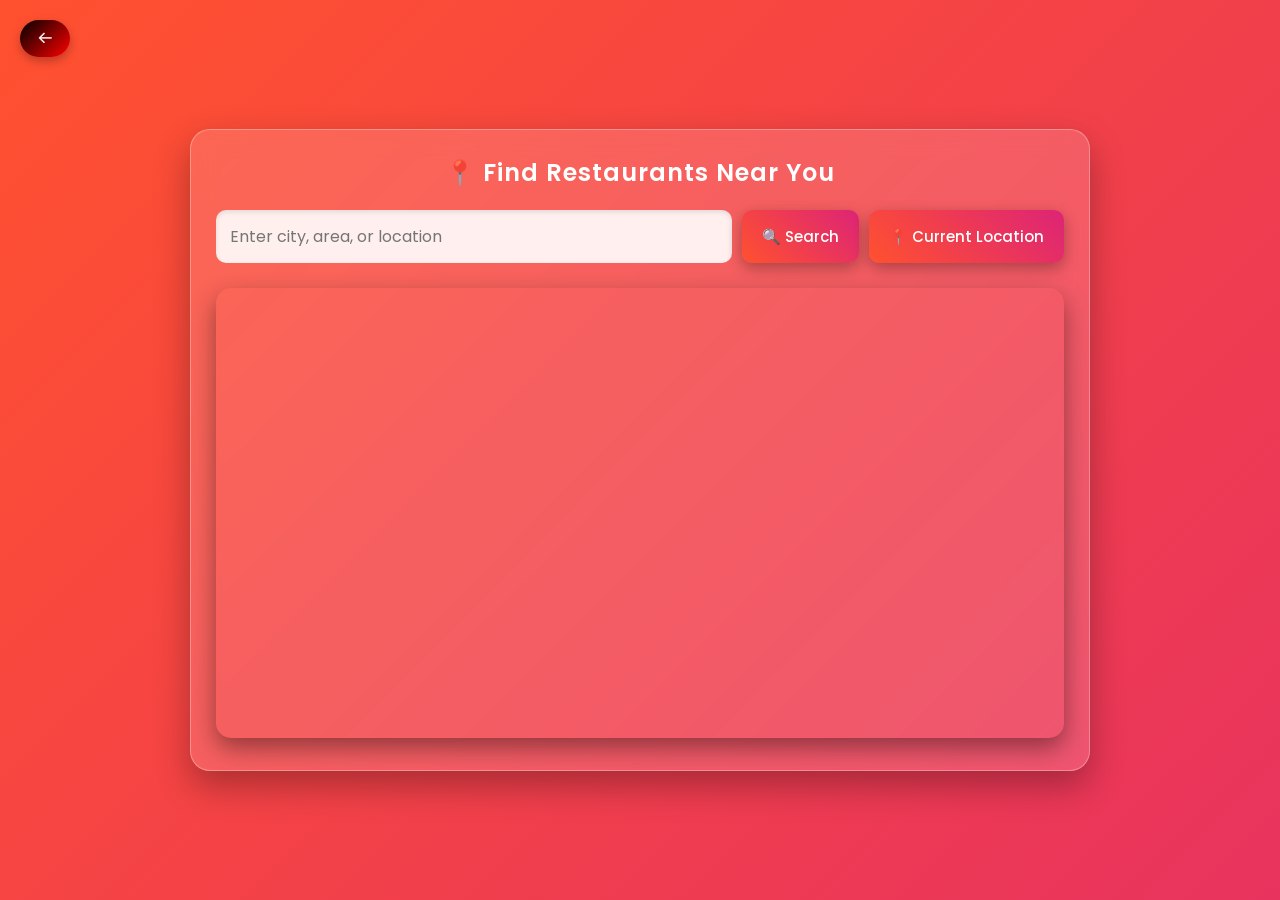
<file: Find.html>
<!DOCTYPE html>
<html lang="en">
<head>    <link rel="icon" type="image/png" href="favicon_64x64.png">
<meta charset="UTF-8">
<meta name="viewport" content="width=device-width, initial-scale=1.0">
<title>Restaurant Locator</title>

<link href="https://fonts.googleapis.com/css2?family=Poppins:wght@300;400;600&display=swap" rel="stylesheet">
    <center>   <div class="back"><a href="index.html">🡠</a></div></center>  

<style>

*{
margin:0;
padding:0;
box-sizing:border-box;
font-family: 'Poppins', sans-serif;
}

body{
background: linear-gradient(135deg,#ff512f,#dd2476,#ff9966);
background-size: 300% 300%;
animation: gradientMove 10s infinite alternate;
min-height:100vh;
display:flex;
justify-content:center;
align-items:center;
padding:20px;
}

@keyframes gradientMove{
0%{background-position:left;}
100%{background-position:right;}
}


/* Glass container */

.container{
background: rgba(255,255,255,0.15);
backdrop-filter: blur(12px);
border:1px solid rgba(255,255,255,0.3);
width:100%;
max-width:900px;
padding:25px;
border-radius:20px;
box-shadow:0 15px 35px rgba(0,0,0,0.3);
animation:fadeIn 0.6s ease;
}

@keyframes fadeIn{
from{opacity:0;transform:translateY(20px);}
to{opacity:1;transform:translateY(0);}
}

h2{
text-align:center;
margin-bottom:20px;
color:white;
font-weight:600;
letter-spacing:1px;
}


/* Search box */

.search-box{
display:flex;
gap:10px;
margin-bottom:15px;
flex-wrap:wrap;
}


/* Modern input */

input{
flex:1;
padding:14px;
border-radius:10px;
border:none;
font-size:16px;
outline:none;
background:rgba(255,255,255,0.9);
transition:0.3s;
box-shadow: inset 0 2px 5px rgba(0,0,0,0.1);
}

input:focus{
transform:scale(1.02);
box-shadow:0 0 10px rgba(255,81,47,0.6);
}


/* Modern button */

button{
padding:14px 20px;
border:none;
border-radius:10px;
background: linear-gradient(45deg,#ff512f,#dd2476);
color:white;
cursor:pointer;
font-size:15px;
font-weight:500;
transition:0.3s;
box-shadow:0 5px 15px rgba(0,0,0,0.3);
}

button:hover{
transform: translateY(-3px) scale(1.05);
box-shadow:0 10px 25px rgba(0,0,0,0.4);
}

button:active{
transform:scale(0.95);
}


/* Map */

#mapFrame{
width:100%;
height:450px;
border:none;
border-radius:15px;
margin-top:10px;
box-shadow:0 10px 25px rgba(0,0,0,0.4);
transition:0.4s;
}

#mapFrame:hover{
transform:scale(1.01);
}


/* Loader */

.loader{
display:none;
text-align:center;
margin:10px;
font-weight:600;
color:white;
animation:pulse 1s infinite;
}

@keyframes pulse{
0%{opacity:0.4;}
50%{opacity:1;}
100%{opacity:0.4;}
}


/* Mobile responsive */

@media(max-width:600px){

.search-box{
flex-direction:column;
}

button{
width:100%;
}

#mapFrame{
height:350px;
}

}


.back{
    position: fixed;
    top: 20px;
    left: 20px;
    background: linear-gradient(135deg, black, red);
    color: black;
    padding: 8px 18px;
    border-radius: 30px;
    font-size: 14px;
    font-weight: 600;
    box-shadow: 0 4px 10px rgba(0,0,0,0.25);
    cursor: pointer;
    transition: all 0.3s ease;
    display: flex;
    align-items: center;
    justify-content: center;
}

.back:hover{
    transform: translateY(-2px);
    box-shadow: 0 6px 14px rgba(0,0,0,0.35);
}

.back a{
    text-decoration: none;
    color: white;
}

</style>
</head>
<body>

<div class="container">

<h2>📍 Find Restaurants Near You</h2>

<div class="search-box">

<input 
type="text" 
id="locationInput"
placeholder="Enter city, area, or location">

<button onclick="searchLocation()">🔍 Search</button>

<button onclick="getLocation()">📍 Current Location</button>

</div>

<div class="loader" id="loader">
Loading map...
</div>

<iframe id="mapFrame"></iframe>

</div>


<script>

const mapFrame = document.getElementById("mapFrame");
const loader = document.getElementById("loader");
const locationInput = document.getElementById("locationInput");


locationInput.addEventListener("keypress", function(e){
if(e.key === "Enter"){
searchLocation();
}
});


function searchLocation(){

let location = locationInput.value.trim();

if(location === ""){
alert("Please enter location");
return;
}

loader.style.display="block";

let mapURL =
`https://maps.google.com/maps?q=restaurants%20near%20${encodeURIComponent(location)}&z=15&output=embed`;

mapFrame.src = mapURL;

setTimeout(()=>{
loader.style.display="none";
},800);

}


function getLocation(){

loader.style.display="block";

if(navigator.geolocation){

navigator.geolocation.getCurrentPosition(

(position)=>{

let lat = position.coords.latitude;
let lng = position.coords.longitude;

let mapURL =
`https://maps.google.com/maps?q=restaurants%20near%20${lat},${lng}&z=15&output=embed`;

mapFrame.src = mapURL;

loader.style.display="none";

},

()=>{
alert("Location permission denied");
loader.style.display="none";
}

);

}else{

alert("Geolocation not supported");

}

}


window.onload = function(){

mapFrame.src =
"https://maps.google.com/maps?q=restaurants&z=5&output=embed";

}

</script>

</body>
</html>
</file>
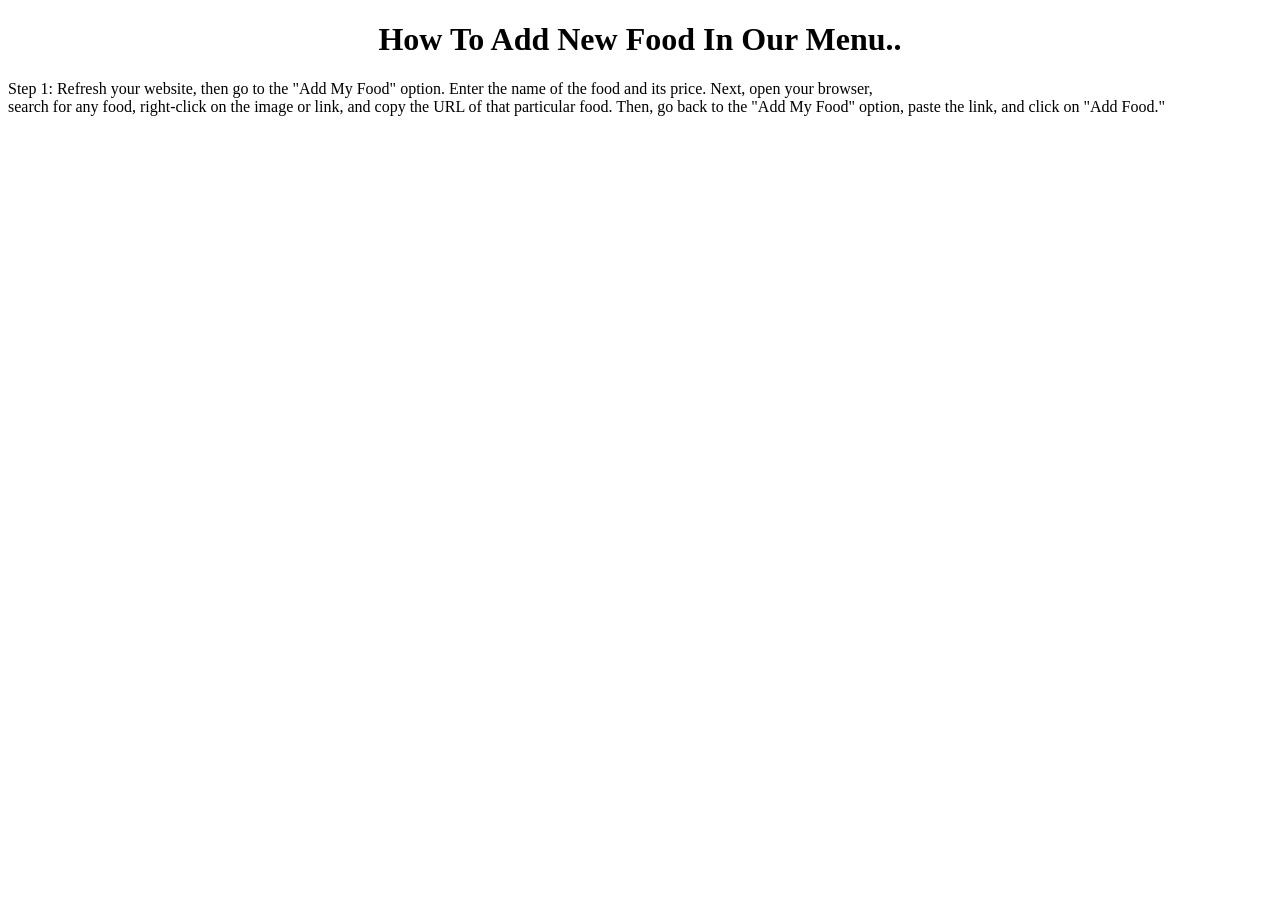
<file: foodadd.html>
<!DOCTYPE html>
<html lang="en">
<head>
    <meta charset="UTF-8">
    <meta name="viewport" content="width=device-width, initial-scale=1.0">
    <title>Document</title>
</head>
<body>
    <center>
    <h1>How To Add New Food In Our Menu..</h1></center>


Step 1:
Refresh your website, then go to the "Add My Food" option. Enter the name of the food and its price. Next, open your browser, <br>
search for any food, right-click on the image or link, and copy the URL of that particular food. Then, go back to the "Add My Food" option, paste the link, and click on "Add Food."

</body>
</html>
</file>
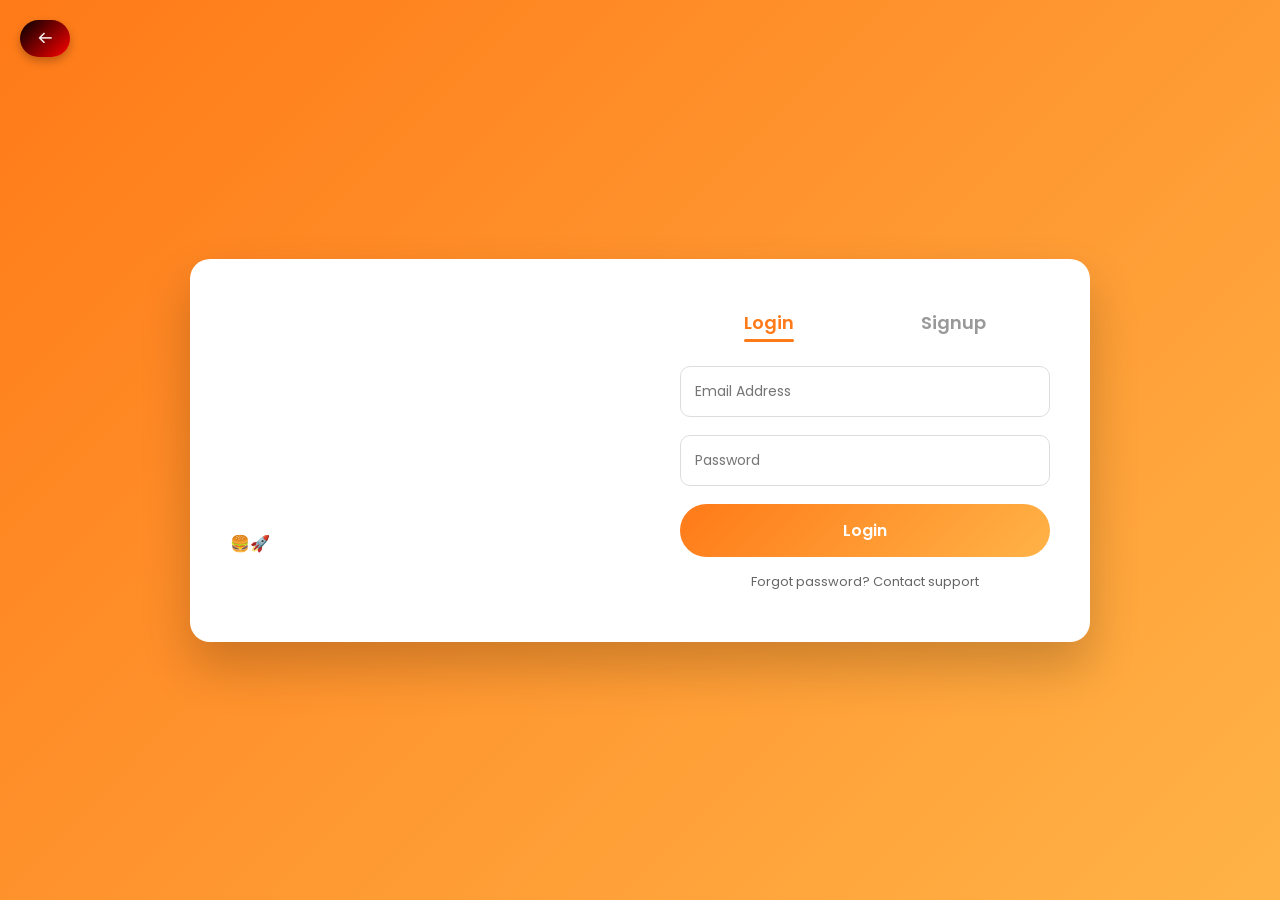
<file: login.html>
<!DOCTYPE html>
<html lang="en">
<head>    <link rel="icon" type="image/png" href="favicon_64x64.png">
  <meta charset="UTF-8" />
  <meta name="viewport" content="width=device-width, initial-scale=1.0" />
  <title>Food Website | Login & Signup</title>
  <link href="https://fonts.googleapis.com/css2?family=Poppins:wght@300;400;600;700&display=swap" rel="stylesheet">
        <div class="back"><a href="index.html">🡠</a></div>
<style>
          
.back{
    position: fixed;
    top: 20px;
    left: 20px;
    background: linear-gradient(135deg, black, red);
    color: black;
    padding: 8px 18px;
    border-radius: 30px;
    font-size: 14px;
    font-weight: 600;
    box-shadow: 0 4px 10px rgba(0,0,0,0.25);
    cursor: pointer;
    transition: all 0.3s ease;
    display: flex;
    align-items: center;
    justify-content: center;
}

.back:hover{
    transform: translateY(-2px);
    box-shadow: 0 6px 14px rgba(0,0,0,0.35);
}

.back a{
    text-decoration: none;
    color: white;
}
  
    *{
      margin:0;
      padding:0;
      box-sizing:border-box;
      font-family:'Poppins', sans-serif;
    }
    body{
      min-height:100vh;
      background: linear-gradient(135deg, #ff7a18, #ffb347);
      display:flex;
      justify-content:center;
      align-items:center;
    }
    .container{
      width:900px;
      max-width:95%;
      background:#fff;
      border-radius:20px;
      overflow:hidden;
      display:flex;
      box-shadow:0 25px 50px rgba(0,0,0,0.2);
      animation: pop 0.8s ease;
    }
    @keyframes pop{
      from{transform:scale(0.9);opacity:0;}
      to{transform:scale(1);opacity:1;}
    }
    .left{
      width:50%;
      background:url('https://images.unsplash.com/photo-1504674900247-0877df9cc836') center/cover no-repeat;
      padding:40px;
      color:#fff;
      display:flex;
      flex-direction:column;
      justify-content:center;
    }
    .left h1{
      font-size:42px;
      margin-bottom:10px;
    }
    .left p{
      font-size:16px;
      line-height:1.6;
    }
    .right{
      width:50%;
      padding:50px 40px;
    }
    .tabs{
      display:flex;
      justify-content:space-around;
      margin-bottom:30px;
    }
    .tabs button{
      background:none;
      border:none;
      font-size:18px;
      font-weight:600;
      cursor:pointer;
      color:#999;
      position:relative;
    }
    .tabs button.active{
      color:#ff7a18;
    }
    .tabs button.active::after{
      content:'';
      width:100%;
      height:3px;
      background:#ff7a18;
      position:absolute;
      left:0;
      bottom:-6px;
      border-radius:5px;
    }
    form{
      display:none;
      animation: fade 0.5s ease;
    }
    form.active{
      display:block;
    }
    @keyframes fade{
      from{opacity:0;transform:translateY(10px);}
      to{opacity:1;transform:translateY(0);}
    }
    .input-group{
      margin-bottom:18px;
    }
    .input-group input{
      width:100%;
      padding:14px;
      border-radius:10px;
      border:1px solid #ddd;
      font-size:14px;
      outline:none;
      transition:0.3s;
    }
    .input-group input:focus{
      border-color:#ff7a18;
      box-shadow:0 0 0 2px rgba(255,122,24,0.2);
    }
    .btn{
      width:100%;
      padding:14px;
      border:none;
      border-radius:30px;
      background:linear-gradient(135deg,#ff7a18,#ffb347);
      color:#fff;
      font-size:16px;
      font-weight:600;
      cursor:pointer;
      transition:0.3s;
    }
    .btn:hover{
      transform:translateY(-2px);
      box-shadow:0 10px 20px rgba(255,122,24,0.4);
    }
    .extra{
      text-align:center;
      margin-top:15px;
      font-size:13px;
      color:#666;
    }
    @media(max-width:768px){
      .container{
        flex-direction:column;
      }
      .left, .right{
        width:100%;
      }
      .left{
        min-height:220px;
      }
    }
  </style>
</head>
<body>
  <div class="container">
    <div class="left">
      <h1>ROYAL RESTAURANT
</h1>
      <p>Fresh food, fast delivery, and the best taste.
Log in or sign up to order your favorite dishes. 🍔🚀</p>
    </div>
    <div class="right">
      <div class="tabs">
        <button class="active" onclick="showLogin()">Login</button>
        <button onclick="showSignup()">Signup</button>
      </div>

      <!-- Login Form -->
      <form id="login" class="active">
        <div class="input-group">
          <input type="email" placeholder="Email Address" required />
        </div>
        <div class="input-group">
          <input type="password" placeholder="Password" required />
        </div>
        <button class="btn">Login</button>
        <div class="extra">Forgot password? Contact support</div>
      </form>

      <!-- Signup Form -->
      <form id="signup">
        <div class="input-group">
          <input type="text" placeholder="Full Name" required />
        </div>
        <div class="input-group">
          <input type="email" placeholder="Email Address" required />
        </div>
        <div class="input-group">
          <input type="password" placeholder="Create Password" required />
        </div>
        <button class="btn">Create Account</button>
        <div class="extra">By signing up, you agree to our terms & policy</div>
      </form>
    </div>
  </div>

  <script></script>
</body>
</html>
</file>
<file: beuty.css>
*{margin:0;padding:0;box-sizing:border-box}

        body{font-family:'Segoe UI',Tahoma,Geneva,Verdana,sans-serif;
        line-height:1.6;
        background-color:#fff8f0;color:#333;scroll-behavior:smooth;
        overflow-x:hidden;transition:background-color .5s ease,color .5s ease}
        .container{width:100%;max-width:1200px;margin:0 auto}

        .top-search-bar{background-color:#fff;
        padding:15px 0;
        box-shadow:0 2px 4px rgba(0,0,0,.1);
        animation:slideDown .8s ease-out;
        display:flex;
        justify-content:space-around;
        align-items:center;flex-wrap:wrap;
        transition:background-color .5s ease,box-shadow .5s ease}
        @keyframes slideDown{
        from{
        transform:translateY(-50px);opacity:0
        }
        to
        {
        transform:translateY(0);opacity:1
        }
        }
        .search-container{max-width:1000px;margin:0 auto;
        padding:0 15px;display:flex;
        justify-content:space-between;
        align-items:center;
        flex-wrap:wrap
        }
        .search-box{position:relative;
        width:100%;
        max-width:500px;
        flex:1;
        margin-right:15px
        }
        .search-box input[type="text"]{width:100%;
        padding:12px 50px 12px 20px;border:2px solid #ccc;
        border-radius:30px;
        font-size:16px;
        transition:all .3s ease;
        background-color:#f0f0f0;
        color:#333}
        .search-box input[type="text"]:focus{outline:none;
        border-color:#ff5722;
        box-shadow:0 0 12px rgba(255,87,34,.6);
        animation:inputGlow .6s ease}
        @keyframes inputGlow{0%{box-shadow:0 0 0 rgba(255,87,34,0)}100%{box-shadow:0 0 12px rgba(255,87,34,.6)}}
        .search-box button{position:absolute;
        right:5px;
        top:50%;
        transform:translateY(-50%);
        background:#ff5722;border:none;
        color:#fff;
        padding:10px 15px;
        border-radius:50px;
        cursor:pointer;
        transition:all .3s ease
        }
        .search-box button:hover{background:#e64a19;transform:translateY(-50%) scale(1.15)}
        .icon-area{display:flex;align-items:center;
        gap:15px;
        margin-left:10px;
        animation:fadeIn 1s ease-in}
        .logo-img{width:100px;
        height:70px;animation:float 3s ease-in-out infinite}
        .cart-icon{height:30px;cursor:pointer;transition:transform .3s ease,filter .3s ease;border-radius:20px}
        .cart-icon:hover{transform:scale(1.3) rotate(15deg);filter:brightness(1.3) drop-shadow(0 0 8px #ff5722)}
        @keyframes float{0%,100%{transform:translateY(0)}50%{transform:translateY(-8px)}}
        @media (max-width:600px){.search-container{flex-direction:column;align-items:flex-start}.icon-area{margin-top:10px}}
        .site-header{background-color:red;padding:20px 0;color:white;text-align:center;animation:fadeIn 1s ease;transition:background-color .5s ease}
        .nav-list{list-style:none;display:flex;justify-content:center;gap:20px;animation:slideUp 1s ease-in}
        .nav-list li a{color:white;text-decoration:none;font-weight:600;transition:all .3s ease;position:relative}
        .nav-list li a:hover{color:#ffeb3b;background-color:#d32f2f;border-radius:8px;padding:6px 12px;transform:translateY(-3px);text-shadow:0 0 8px rgba(255,235,59,.6)}
        .hero{background:url('https://images.unsplash.com/photo-1504674900247-0877df9cc836?auto=format&fit=crop&w=1350&q=80') center/cover;height:380px;color:white;display:flex;align-items:center;justify-content:center;text-align:center;margin-bottom:40px;animation:fadeIn 1.2s ease-in-out;position:relative}
        .hero::before{content:'';position:absolute;inset:0;background:linear-gradient(45deg,rgba(255,30,100,.3),rgba(255,87,34,.3));z-index:0}
        .hero .container{background:rgba(0,0,0,.55);padding:25px;border-radius:12px;transition:background-color .5s ease;position:relative;z-index:1}
        .btn-primary{background-color:#ff1744;color:white;padding:14px 28px;text-decoration:none;font-weight:700;border-radius:30px;display:inline-block;margin-top:18px;transition:all .3s ease;box-shadow:0 4px 12px rgba(255,23,68,.4)}
        .btn-primary:hover{background-color:#ff5722;transform:scale(1.12) translateY(-3px);box-shadow:0 8px 20px rgba(255,87,34,.5)}
        .menu h2{text-align:center;margin-bottom:35px;font-size:2.2rem;animation:slideUp 1s ease-out;transition:color .5s ease;color:#ff3d00;font-family:"Dancing Script",cursive;text-shadow:0 2px 4px rgba(255,61,0,.2)}
        .menu-items{display:flex;justify-content:space-around;gap:22px;flex-wrap:wrap;position:relative;min-height:200px}
        .menu-item{background-color:white;border-radius:12px;box-shadow:0 5px 10px rgba(0,0,0,.1);padding:18px;max-width:310px;text-align:center;transition:all .4s ease;position:relative;overflow:hidden}
        .menu-item::before{content:'';position:absolute;inset:0;background:linear-gradient(135deg,rgba(255,105,180,.05),transparent);opacity:0;transition:opacity .4s}
        .menu-item:hover::before{opacity:1}
        .menu-item:hover{transform:translateY(-12px) scale(1.04);box-shadow:0 12px 25px rgba(0,0,0,.18)}
        .menu-item img{border-radius:10px;width:100%;height:190px;object-fit:cover;margin-bottom:12px;transition:transform .5s ease}
        .menu-item:hover img{transform:scale(1.08) rotate(2deg)}
        .menu-item h3{margin-bottom:10px;color:#ff3d00;transition:color .5s ease;font-weight:600}
        .menu-item p{font-size:.92rem;margin-bottom:15px;color:#555;transition:color .5s ease}
        .price{font-weight:700;font-size:1.15rem;color:#d32f2f;transition:color .5s ease}
        #no-results-message{position:absolute;top:50%;left:50%;transform:translate(-50%,-50%);font-size:1.7rem;color:#ff1744;font-weight:700;padding:25px;background:rgba(255,255,255,.95);border-radius:15px;box-shadow:0 6px 15px rgba(0,0,0,.15);display:none;width:85%;text-align:center;transition:all .5s ease;font-family:"Poppins",sans-serif;animation:sadFade 1s ease-in-out}
        @keyframes sadFade{0%{opacity:0;transform:translate(-50%,-60%)}100%{opacity:1;transform:translate(-50%,-50%)}}
        .site-footer{background-color:red;color:white;padding:25px 0;text-align:center;margin-top:50px;font-size:.95rem;animation:slideUp 1s ease-out;transition:background-color .5s ease}
        .para,.non{font-weight:bold;background-color:black;border-radius:12px;color:antiquewhite;padding:12px 48px;display:inline-flex;align-items:center;justify-content:center;transition:all .3s ease;font-size:1rem}
        .para{width:130px;height:52px}.non{width:100px;height:44px;margin-left:10px}
        .non:hover,.para:hover{background-color:#2e7d32;transform:scale(1.12) rotate(2deg);box-shadow:0 6px 15px rgba(46,125,50,.4)}
        a{text-decoration:none;color:bisque}
        @keyframes fadeIn{from{opacity:0;transform:translateY(20px)}to{opacity:1;transform:translateY(0)}}
        @keyframes slideUp{from{transform:translateY(60px);opacity:0}to{transform:translateY(0);opacity:1}}
        body.dark-mode{background-color:#1a1a1a;color:#e0e0e0}
        body.dark-mode .top-search-bar{background-color:#111;box-shadow:0 2px 6px rgba(0,0,0,.4)}
        body.dark-mode .search-box input[type="text"]{background-color:#2a2a2a;color:#f0f0f0;border-color:#444}
        body.dark-mode .search-box input[type="text"]:focus{border-color:#ff7043;box-shadow:0 0 14px rgba(255,112,67,.6)}
        body.dark-mode .site-header{background-color:#222;color:#f8f8f8}
        body.dark-mode .hero .container{background:rgba(0,0,0,.75)}
        body.dark-mode .menu h2{color:#ff8a65}
        body.dark-mode .menu-item{background-color:#2a2a2a;box-shadow:0 5px 10px rgba(0,0,0,.35)}
        body.dark-mode .menu-item h3{color:#ff7043}
        body.dark-mode .menu-item p{color:#b0b0b0}
        body.dark-mode .price{color:#ffccbc}
        body.dark-mode .add-food-section{background:rgba(20,20,20,.7);box-shadow:0 8px 30px rgba(0,0,0,.6);border:1.5px solid rgba(255,255,255,.08)}
        body.dark-mode .add-food-section h2{color:#ff8a80}
        body.dark-mode .add-food-section input{background:rgba(50,50,50,.9);color:#f0f0f0;border-color:rgba(255,140,100,.5)}
        body.dark-mode .add-food-section input:focus{border-color:#ff7043;box-shadow:0 0 12px rgba(255,112,67,.6)}
        body.dark-mode .site-footer{background-color:#222;color:#e0e0e0}
        body.dark-mode #no-results-message{background:rgba(30,30,30,.95);color:#ff8a65;box-shadow:0 6px 15px rgba(0,0,0,.5)}
        .theme-toggle-container{margin-left:20px;display:flex;align-items:center;gap:12px;flex-shrink:0}
        .theme-toggle-button{background-color:#f8f8f8;border:1.5px solid #ddd;border-radius:25px;cursor:pointer;padding:7px 14px;font-size:.95rem;font-weight:600;color:#333;transition:all .3s ease;box-shadow:0 2px 6px rgba(0,0,0,.1)}
        .theme-toggle-button:hover{background-color:#fff;transform:translateY(-2px);box-shadow:0 4px 10px rgba(0,0,0,.15)}
        body.dark-mode .theme-toggle-button{background-color:#3a3a3a;border-color:#555;color:#f0f0f0}
        body.dark-mode .theme-toggle-button:hover{background-color:#4a4a4a}
        @media (max-width:768px){.top-search-bar .search-container{flex-direction:column;align-items:center}.search-box{margin-right:0;margin-bottom:15px}.theme-toggle-container{margin-left:0;margin-top:15px}.icon-area{margin-left:0;margin-top:15px}}
        @media (max-width:480px){.theme-toggle-container{flex-direction:column;gap:6px}}
        .add-food-section{background:rgba(255,255,255,.5);border-radius:20px;box-shadow:0 8px 25px rgba(31,38,135,.25);width:85%;max-width:680px;margin:110px auto;padding:45px 35px;text-align:center;transition:all .4s ease-in-out;border:1.5px solid rgba(255,255,255,.2);backdrop-filter:blur(10px) saturate(180%);-webkit-backdrop-filter:blur(10px) saturate(180%);display:flex;flex-direction:column;align-items:center;position:relative;overflow:hidden}
        .add-food-section::before{content:'';position:absolute;top:-50%;left:-50%;width:200%;height:200%;background:radial-gradient(circle,rgba(255,105,180,.1),transparent 70%);animation:pulseGlow 6s infinite ease-in-out;pointer-events:none;z-index:0}
        @keyframes pulseGlow{0%,100%{transform:scale(1);opacity:.3}50%{transform:scale(1.3);opacity:.6}}
        .add-food-section:hover{transform:translateY(-5px) scale(1.008);box-shadow:0 12px 35px rgba(31,38,135,.45)}
        .add-food-section h2{color:#ff1e56;font-family:"Dancing Script",cursive;font-size:2.3rem;margin-bottom:28px;letter-spacing:2px;text-shadow:0 2px 4px rgba(255,30,100,.2);position:relative;z-index:1;animation:bounceIn 1.2s ease-out}
        @keyframes bounceIn{0%{transform:scale(.8);opacity:0}60%{transform:scale(1.15)}100%{transform:scale(1);opacity:1}}
        .food-input-group{width:100%;display:flex;flex-direction:column;align-items:center;position:relative;z-index:1}
        .add-food-section input{width:92%;max-width:480px;padding:14px 18px;margin:12px 0;border-radius:12px;border:1.5px solid rgba(255,75,120,.5);outline:none;font-size:1.05rem;font-family:"Poppins",sans-serif;transition:all .35s ease;background:rgba(255,255,255,.9);color:#333;box-shadow:0 2px 6px rgba(0,0,0,.05)}
        .add-food-section input:focus{border-color:#ff0066;box-shadow:0 0 12px rgba(255,0,102,.4);background-color:#fff;transform:scale(1.01) translateY(-2px);animation:inputWiggle .5s ease}
        @keyframes inputWiggle{0%,100%{transform:translateX(0)}25%{transform:translateX(-4px)}75%{transform:translateX(4px)}}
        #add-food-btn{display:inline-block;margin-top:30px;background:linear-gradient(90deg,#ff1e56,#ff4b2b);color:white;border:none;padding:14px 32px;border-radius:50px;font-size:1.2rem;font-weight:700;cursor:pointer;letter-spacing:1.5px;text-transform:uppercase;transition:all .4s cubic-bezier(.175,.885,.32,1.275);box-shadow:0 6px 16px rgba(255,30,100,.45);position:relative;overflow:hidden;z-index:1}
        #add-food-btn::after{content:'';position:absolute;top:50%;left:50%;width:0;height:0;background:rgba(255,255,255,.3);border-radius:50%;transform:translate(-50%,-50%);transition:width .6s,height .6s;z-index:-1}
        #add-food-btn:hover::after{width:300px;height:300px}
        #add-food-btn:hover{background:linear-gradient(90deg,#ff4b2b,#ff1e56);transform:translateY(-6px) scale(1.05);box-shadow:0 12px 25px rgba(255,30,100,.65);animation:buttonPulse 1.5s infinite}
        @keyframes buttonPulse{0%,100%{transform:translateY(-6px) scale(1.05)}50%{transform:translateY(-8px) scale(1.07)}}
        @media (max-width:600px){.add-food-section{padding:30px 18px;width:95%;margin:70px auto}.add-food-section input{width:100%;padding:12px 14px;font-size:1rem}.add-food-section h2{font-size:1.9rem}#add-food-btn{padding:12px 24px;font-size:1.1rem}}
   /* ✅ Button Bounce Animation */
.add-to-cart {
    transition: 0.2s;
}
.add-to-cart:active {
    transform: scale(0.9);
}

/* ✅ Cart Icon Shake Animation */
.shake {
    animation: shakeCart 0.4s ease;
}
@keyframes shakeCart {
    0% { transform: rotate(0); }
    25% { transform: rotate(10deg); }
    50% { transform: rotate(-10deg); }
    75% { transform: rotate(10deg); }
    100% { transform: rotate(0); }
}

/* ✅ Fly to Cart Animation */
.fly-img {
    position: fixed;
    width: 50px;
    height: 50px;
    border-radius: 10px;
    pointer-events: none;
    z-index: 9999;
    animation: fly 1s ease-out forwards;
}

@keyframes fly {
    0% { transform: scale(1); opacity: 1; }
    100% { transform: translate(var(--tx), var(--ty)) scale(0.2); opacity: 0; }
}

/* ✅ Cart Smooth Open/Close */
#cart-box {
    transition: 0.3s;
    opacity: 0;
    transform: translateY(-10px);
}
#cart-box.show {
    opacity: 1;
    transform: translateY(0);
}


/* ================= MOBILE RESPONSIVE FIX ================= */

/* Tablets & below */
@media (max-width: 992px) {
    .menu-items {
        justify-content: center;
    }
    .menu-item {
        max-width: 45%;
    }
}

/* Mobile devices */
@media (max-width: 600px) {

    /* Header */
    .site-header h1 {
        font-size: 1.6rem;
    }

    .nav-list {
        flex-direction: column;
        gap: 10px;
    }

    /* Hero */
    .hero {
        height: auto;
        padding: 40px 10px;
    }

    .hero h2 {
        font-size: 1.4rem;
    }

    .hero p {
        font-size: 0.95rem;
    }

    /* Search bar */
    .top-search-bar {
        padding: 10px;
    }

    .search-box {
        width: 100%;
    }

    .search-box input {
        font-size: 14px;
    }

    /* Menu items */
    .menu-item {
        max-width: 100%;
    }

    .menu-item img {
        height: 160px;
    }

    .menu h2 {
        font-size: 1.8rem;
    }

    /* Add food section */
    .add-food-section {
        margin-top: 60px;
    }

    /* Buttons */
    .btn-primary,
    #add-food-btn {
        width: 100%;
        text-align: center;
    }

    /* Cart icon */
    .cart-icon {
        height: 26px;
    }
}

/* Extra small phones */
@media (max-width: 400px) {
    .hero h2 {
        font-size: 1.2rem;
    }

    .menu-item p {
        font-size: 0.85rem;
    }
}

.menu-item button{
    cursor: pointer;
    pointer-events: auto;
    position: relative;
    z-index: 10;
}
/* Add to Cart Button Styling */
.add-to-cart {
    background-color: #e60023; /* red color */
    color: white;
    border: none;
    padding: 10px 18px;
    border-radius: 25px; /* smooth rounded */
    font-size: 14px;
    font-weight: 600;
    cursor: pointer;
    transition: 0.3s ease;
}

/* Hover Effect */
.add-to-cart:hover {
    background-color: #cc001f; /* darker red */
    transform: scale(1.05);
}

/* Click Effect */
.add-to-cart:active {
    transform: scale(0.95);
}
.add-to-cart {
    box-shadow: 0 4px 10px rgba(0,0,0,0.2);
}
</file>
